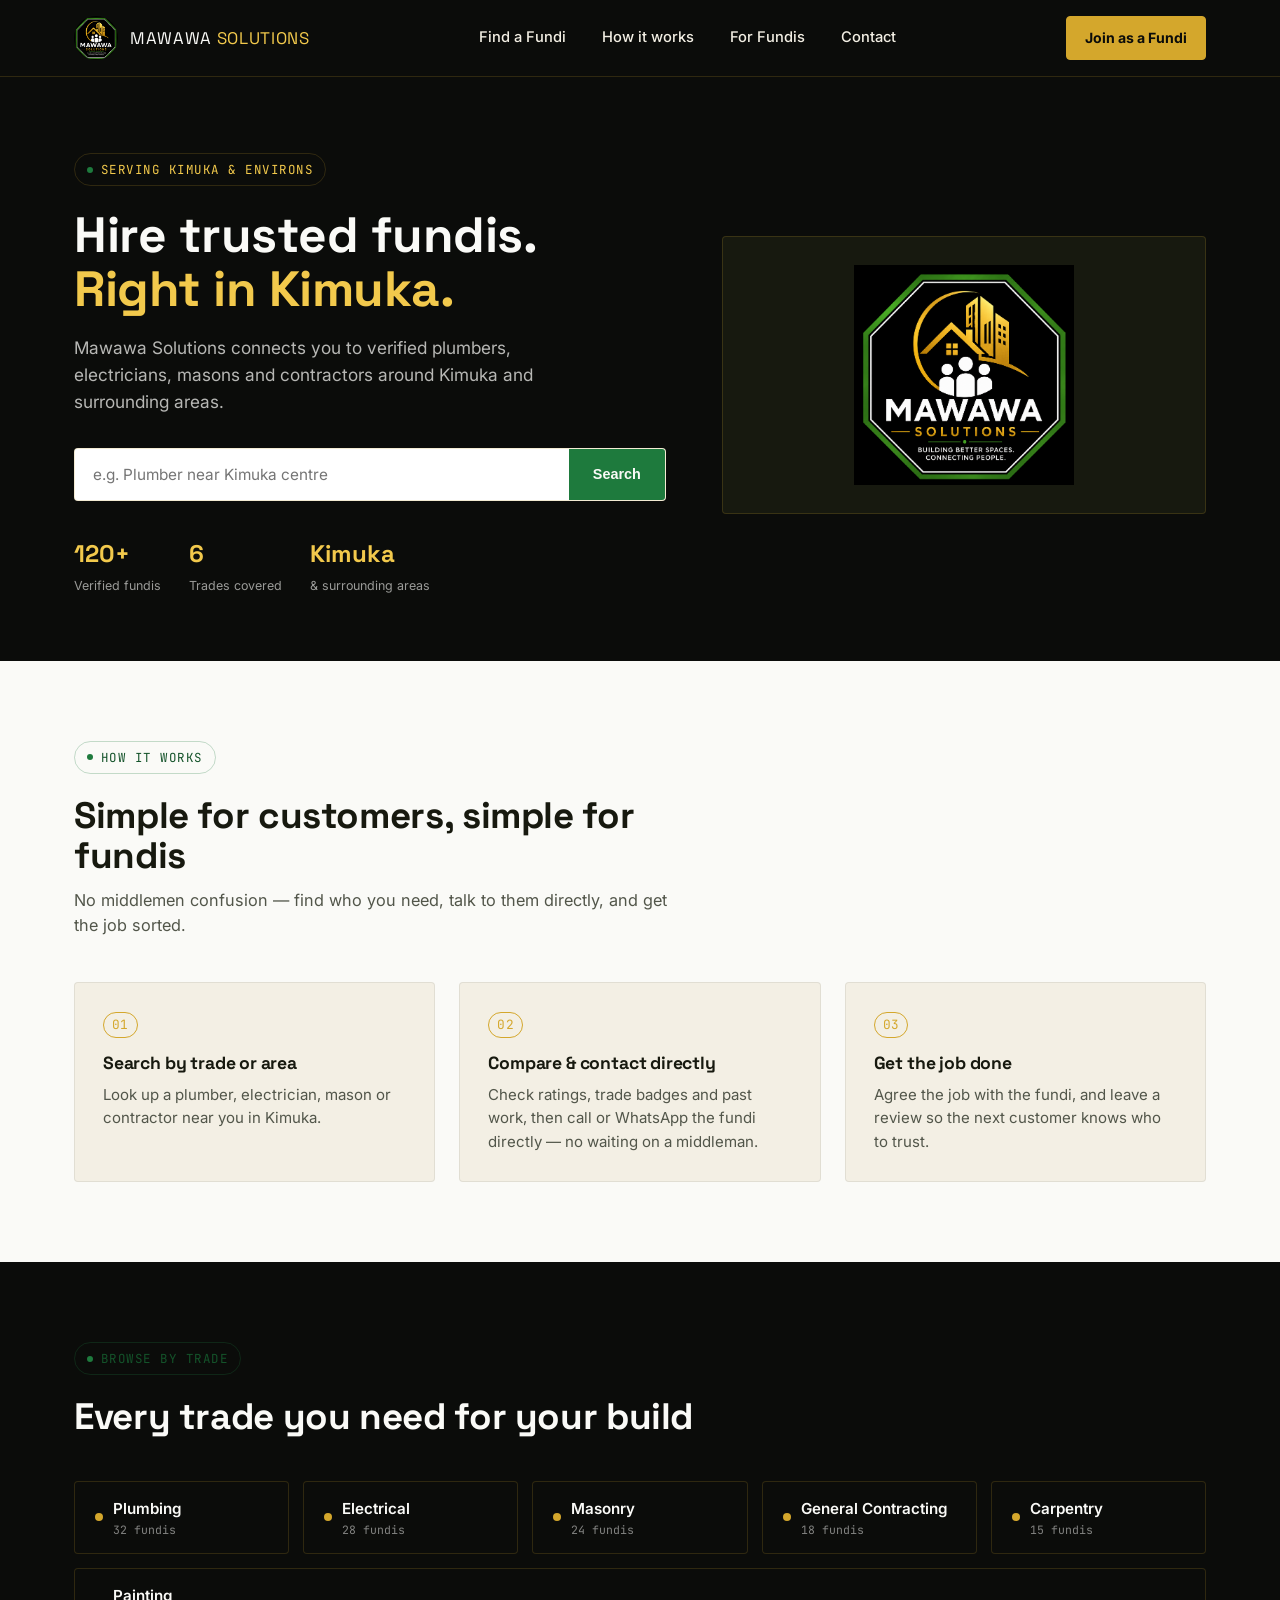
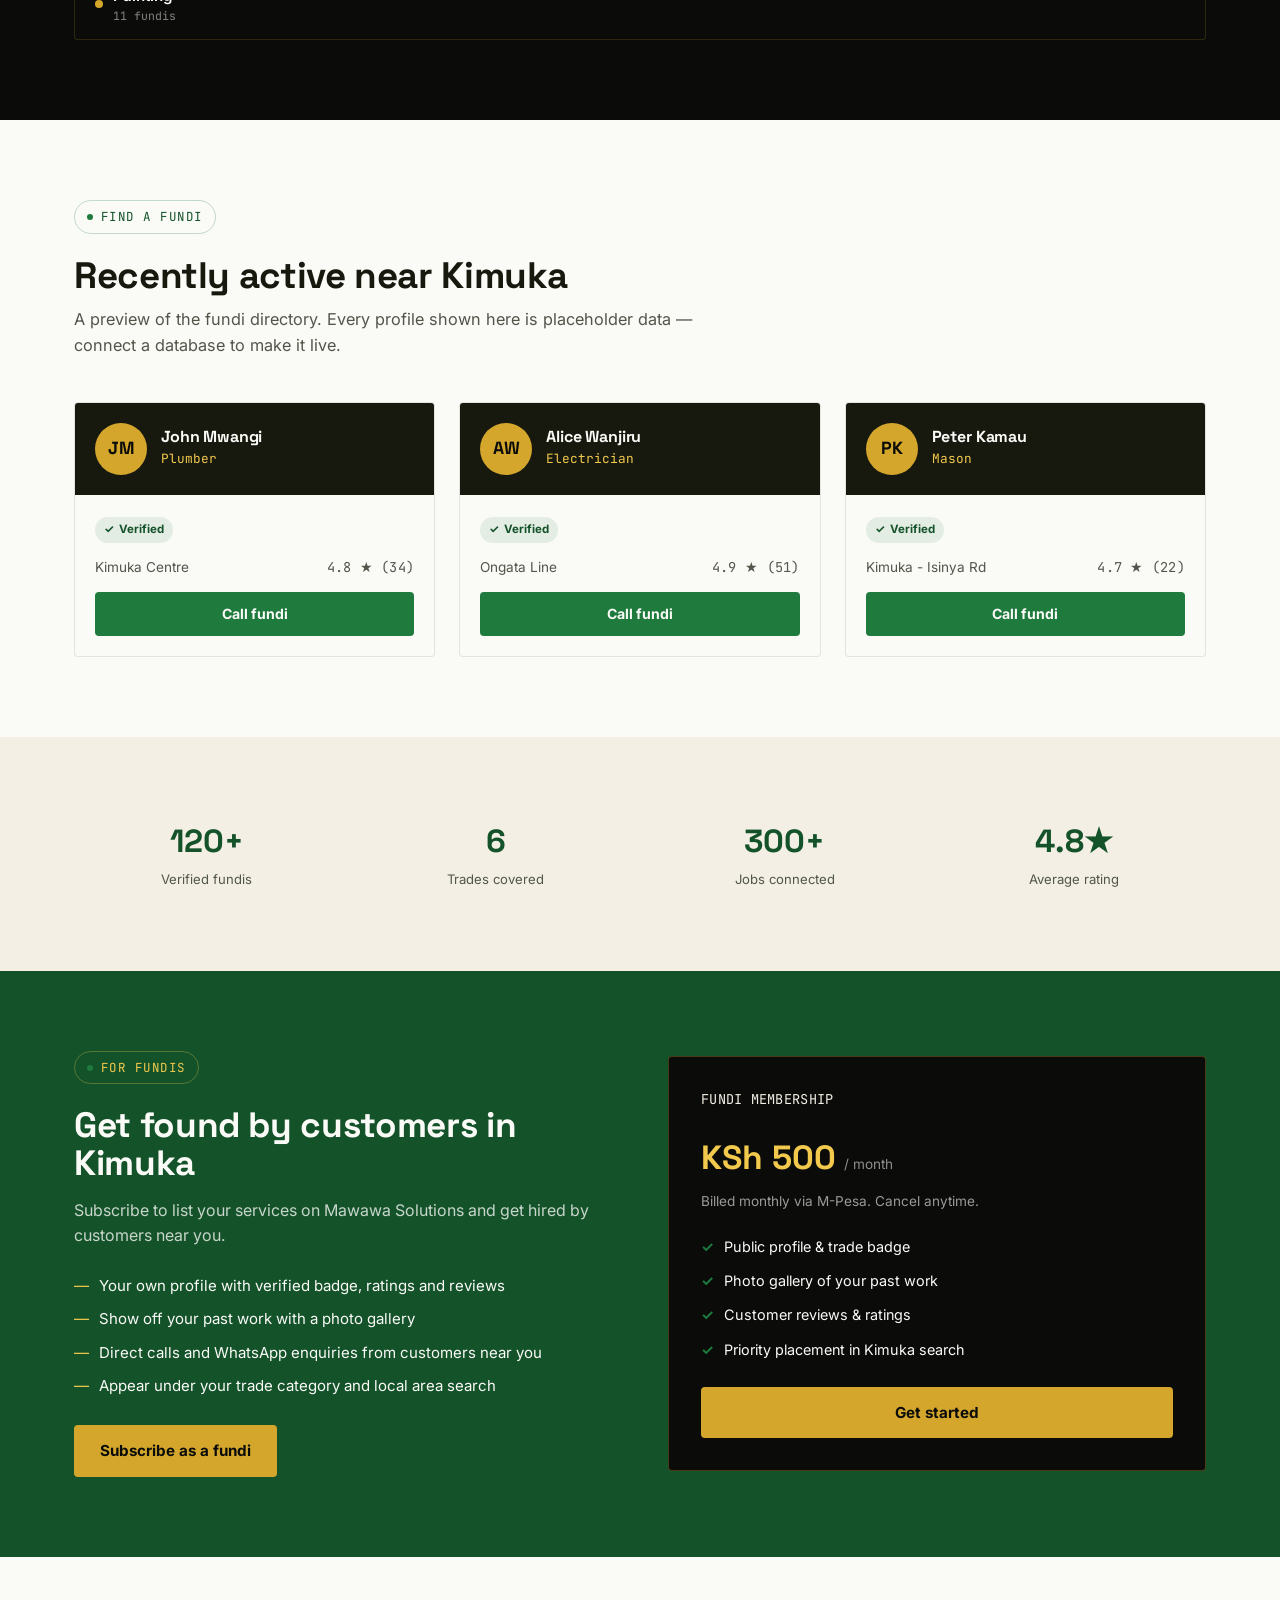
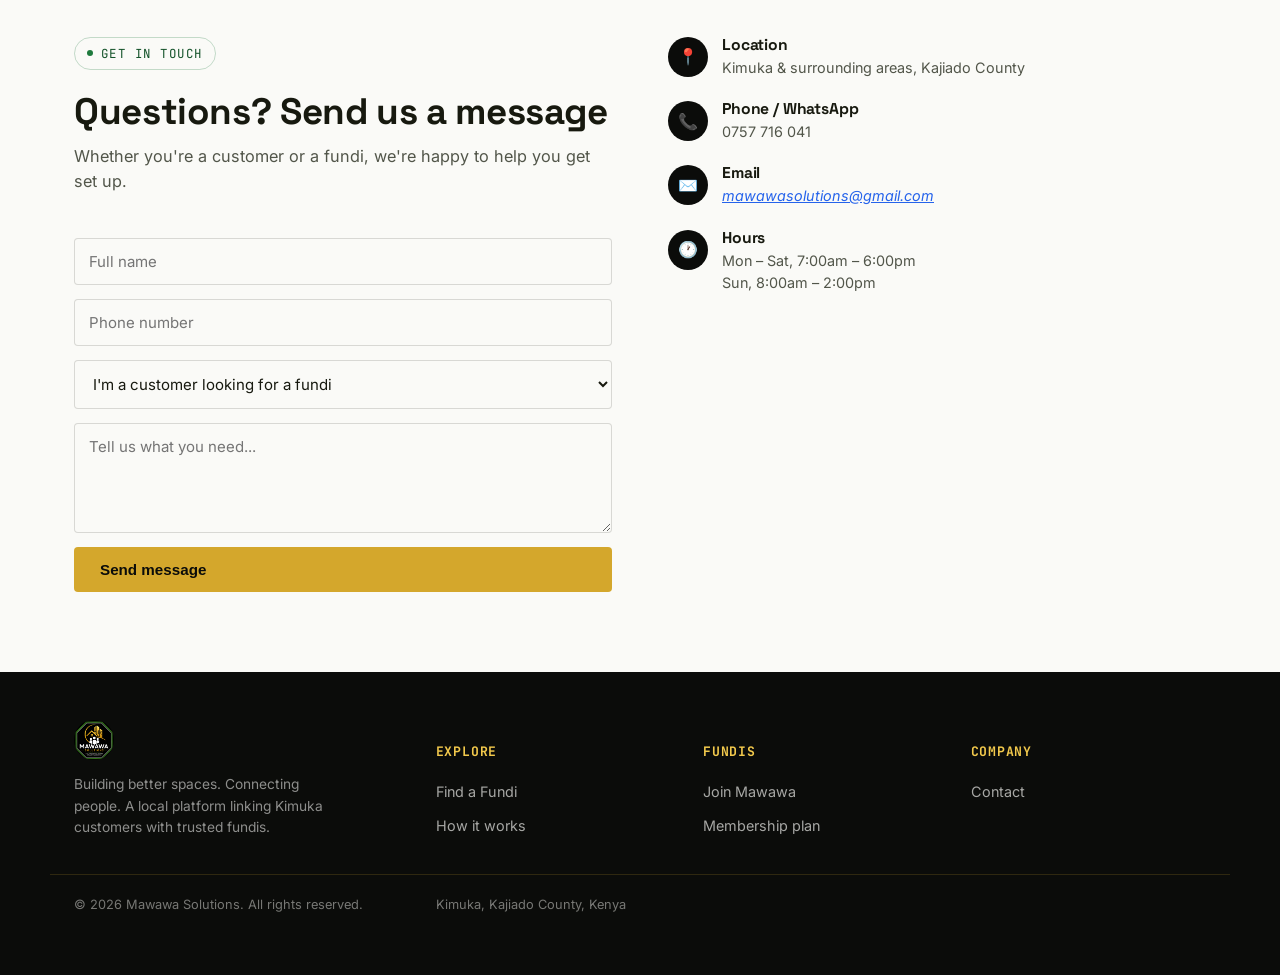
<file: index.html>
<!DOCTYPE html>
<html lang="en">
<head>
<meta charset="UTF-8">
<meta name="viewport" content="width=device-width, initial-scale=1.0">
<title>Mawawa Solutions | Find Trusted Fundis in Kimuka</title>
<meta name="description" content="Mawawa Solutions connects Kimuka and surrounding areas with verified plumbers, electricians, masons and contractors.">
<link rel="icon" href="images/logo.png">
<link rel="preconnect" href="https://fonts.googleapis.com">
<link href="https://fonts.googleapis.com/css2?family=Space+Grotesk:wght@500;700&family=Inter:wght@400;500;600;700&family=JetBrains+Mono:wght@400;600&display=swap" rel="stylesheet">
<link rel="stylesheet" href="css/style.css">
</head>
<body>

<header class="site-header">
  <div class="wrap">
    <a href="#" class="brand">
      <img src="images/logo.png" alt="Mawawa Solutions logo">
      <span class="brand-name">MAWAWA <span>SOLUTIONS</span></span>
    </a>
    <nav class="nav-links">
      <a href="#fundis">Find a Fundi</a>
      <a href="#how">How it works</a>
      <a href="#join">For Fundis</a>
      <a href="#contact">Contact</a>
    </nav>
    <a href="https://wa.me/254757716041?text=Hi%2C%20I%27d%20like%20to%20join%20Mawawa%20Solutions%20as%20a%20fundi" target="_blank" rel="noopener" class="nav-cta">Join as a Fundi</a>
  </div>
</header>

<!-- HERO -->
<section class="hero blueprint">
  <div class="wrap">
    <div>
      <span class="eyebrow">Serving Kimuka &amp; environs</span>
      <h1>Hire trusted fundis. <em>Right in Kimuka.</em></h1>
      <p class="lead">Mawawa Solutions connects you to verified plumbers, electricians, masons and contractors around Kimuka and surrounding areas.</p>

      <form class="search-box" role="search">
        <input id="search-input" type="text" placeholder="e.g. Plumber near Kimuka centre" aria-label="Search for a fundi">
        <button type="submit">Search</button>
      </form>

      <div class="hero-stats">
        <div><strong>120+</strong><span>Verified fundis</span></div>
        <div><strong>6</strong><span>Trades covered</span></div>
        <div><strong>Kimuka</strong><span>& surrounding areas</span></div>
      </div>
    </div>
    <div class="hero-art">
      <img src="images/logo.png" alt="">
    </div>
  </div>
</section>

<!-- HOW IT WORKS -->
<section id="how">
  <div class="wrap">
    <div class="section-head">
      <span class="eyebrow">How it works</span>
      <h2>Simple for customers, simple for fundis</h2>
      <p>No middlemen confusion — find who you need, talk to them directly, and get the job sorted.</p>
    </div>
    <div class="steps">
      <div class="step">
        <span class="num mono">01</span>
        <h3>Search by trade or area</h3>
        <p>Look up a plumber, electrician, mason or contractor near you in Kimuka.</p>
      </div>
      <div class="step">
        <span class="num mono">02</span>
        <h3>Compare & contact directly</h3>
        <p>Check ratings, trade badges and past work, then call or WhatsApp the fundi directly — no waiting on a middleman.</p>
      </div>
      <div class="step">
        <span class="num mono">03</span>
        <h3>Get the job done</h3>
        <p>Agree the job with the fundi, and leave a review so the next customer knows who to trust.</p>
      </div>
    </div>
  </div>
</section>

<!-- TRADES -->
<section class="blueprint on-dark">
  <div class="wrap">
    <div class="section-head">
      <span class="eyebrow">Browse by trade</span>
      <h2>Every trade you need for your build</h2>
    </div>
    <div class="trades">
      <a class="trade-badge" href="#fundis"><span class="dot"></span><span><span class="name">Plumbing</span><span class="count">32 fundis</span></span></a>
      <a class="trade-badge" href="#fundis"><span class="dot"></span><span><span class="name">Electrical</span><span class="count">28 fundis</span></span></a>
      <a class="trade-badge" href="#fundis"><span class="dot"></span><span><span class="name">Masonry</span><span class="count">24 fundis</span></span></a>
      <a class="trade-badge" href="#fundis"><span class="dot"></span><span><span class="name">General Contracting</span><span class="count">18 fundis</span></span></a>
      <a class="trade-badge" href="#fundis"><span class="dot"></span><span><span class="name">Carpentry</span><span class="count">15 fundis</span></span></a>
      <a class="trade-badge" href="#fundis"><span class="dot"></span><span><span class="name">Painting</span><span class="count">11 fundis</span></span></a>
    </div>
  </div>
</section>

<!-- FUNDI DIRECTORY PREVIEW -->
<section id="fundis">
  <div class="wrap">
    <div class="section-head">
      <span class="eyebrow">Find a fundi</span>
      <h2>Recently active near Kimuka</h2>
      <p>A preview of the fundi directory. Every profile shown here is placeholder data — connect a database to make it live.</p>
    </div>
    <div class="grid-3">
      <div class="fundi-card">
        <div class="fundi-top">
          <div class="fundi-avatar">JM</div>
          <div><h3><a href="fundis/john-mwangi.html" style="color:inherit;">John Mwangi</a></h3><span class="trade">Plumber</span></div>
        </div>
        <div class="fundi-body">
          <span class="badge-verified">Verified</span>
          <div class="meta"><span>Kimuka Centre</span><span class="mono">4.8 ★ (34)</span></div>
          <a class="contact" href="tel:+254700000000">Call fundi</a>
        </div>
      </div>
      <div class="fundi-card">
        <div class="fundi-top">
          <div class="fundi-avatar">AW</div>
          <div><h3><a href="fundis/alice-wanjiru.html" style="color:inherit;">Alice Wanjiru</a></h3><span class="trade">Electrician</span></div>
        </div>
        <div class="fundi-body">
          <span class="badge-verified">Verified</span>
          <div class="meta"><span>Ongata Line</span><span class="mono">4.9 ★ (51)</span></div>
          <a class="contact" href="tel:+254700000000">Call fundi</a>
        </div>
      </div>
      <div class="fundi-card">
        <div class="fundi-top">
          <div class="fundi-avatar">PK</div>
          <div><h3><a href="fundis/peter-kamau.html" style="color:inherit;">Peter Kamau</a></h3><span class="trade">Mason</span></div>
        </div>
        <div class="fundi-body">
          <span class="badge-verified">Verified</span>
          <div class="meta"><span>Kimuka - Isinya Rd</span><span class="mono">4.7 ★ (22)</span></div>
          <a class="contact" href="tel:+254700000000">Call fundi</a>
        </div>
      </div>
    </div>
  </div>
</section>

<!-- TRUST STRIP -->
<section class="trust-strip">
  <div class="wrap">
    <div><strong>120+</strong><span>Verified fundis</span></div>
    <div><strong>6</strong><span>Trades covered</span></div>
    <div><strong>300+</strong><span>Jobs connected</span></div>
    <div><strong>4.8★</strong><span>Average rating</span></div>
  </div>
</section>

<!-- JOIN AS FUNDI -->
<section id="join" class="join">
  <div class="wrap">
    <div>
      <span class="eyebrow" style="color:#F2C94C;border-color:rgba(242,201,76,0.3)">For fundis</span>
      <h2>Get found by customers in Kimuka</h2>
      <p>Subscribe to list your services on Mawawa Solutions and get hired by customers near you.</p>
      <ul class="plan-list">
        <li>Your own profile with verified badge, ratings and reviews</li>
        <li>Show off your past work with a photo gallery</li>
        <li>Direct calls and WhatsApp enquiries from customers near you</li>
        <li>Appear under your trade category and local area search</li>
      </ul>
      <a href="https://wa.me/254757716041?text=Hi%2C%20I%27d%20like%20to%20subscribe%20as%20a%20fundi%20on%20Mawawa%20Solutions" target="_blank" rel="noopener" class="btn-gold">Subscribe as a fundi</a>
    </div>
    <div class="plan-card">
      <span class="tag mono">FUNDI MEMBERSHIP</span>
      <div class="price-row"><strong>KSh 500</strong><span>/ month</span></div>
      <p style="color:rgba(250,250,247,0.6);font-size:0.85rem;margin-bottom:24px;">Billed monthly via M-Pesa. Cancel anytime.</p>
      <ul>
        <li>Public profile & trade badge</li>
        <li>Photo gallery of your past work</li>
        <li>Customer reviews & ratings</li>
        <li>Priority placement in Kimuka search</li>
      </ul>
      <a href="https://wa.me/254757716041?text=Hi%2C%20I%27d%20like%20to%20get%20started%20with%20the%20Fundi%20Membership%20on%20Mawawa%20Solutions" target="_blank" rel="noopener" class="btn-gold" style="width:100%;justify-content:center;">Get started</a>
    </div>
  </div>
</section>

<!-- CONTACT -->
<section id="contact" class="contact">
  <div class="wrap">
    <div>
      <div class="section-head">
        <span class="eyebrow">Get in touch</span>
        <h2>Questions? Send us a message</h2>
        <p>Whether you're a customer or a fundi, we're happy to help you get set up.</p>
      </div>
      <form class="contact-form">
        <input type="text" placeholder="Full name" required>
        <input type="tel" placeholder="Phone number" required>
        <select>
          <option>I'm a customer looking for a fundi</option>
          <option>I'm a fundi wanting to join</option>
        </select>
        <textarea placeholder="Tell us what you need..."></textarea>
        <button type="submit" class="btn-gold">Send message</button>
      </form>
    </div>
    <div class="contact-info">
      <div class="item"><div class="ic">📍</div><div><h4>Location</h4><p>Kimuka &amp; surrounding areas, Kajiado County</p></div></div>
      <div class="item"><div class="ic">📞</div><div><h4>Phone / WhatsApp</h4><p>0757 716 041</p></div></div>
      <div class="item"><div class="ic">✉️</div><div><h4>Email</h4><p><a href="mailto:mawawasolutions@gmail.com" style="color:#2563EB;text-decoration:underline;font-style:italic;">mawawasolutions@gmail.com</a></p></div></div>
      <div class="item"><div class="ic">🕐</div><div><h4>Hours</h4><p>Mon – Sat, 7:00am – 6:00pm<br>Sun, 8:00am – 2:00pm</p></div></div>
    </div>
  </div>
</section>

<footer>
  <div class="wrap">
    <div class="foot-brand">
      <img src="images/logo.png" alt="Mawawa Solutions logo">
      <p>Building better spaces. Connecting people. A local platform linking Kimuka customers with trusted fundis.</p>
    </div>
    <div>
      <h5>Explore</h5>
      <ul><li><a href="#fundis">Find a Fundi</a></li><li><a href="#how">How it works</a></li></ul>
    </div>
    <div>
      <h5>Fundis</h5>
      <ul><li><a href="#join">Join Mawawa</a></li><li><a href="#join">Membership plan</a></li></ul>
    </div>
    <div>
      <h5>Company</h5>
      <ul><li><a href="#contact">Contact</a></li></ul>
    </div>
  </div>
  <div class="wrap foot-bottom">
    <span>© 2026 Mawawa Solutions. All rights reserved.</span>
    <span>Kimuka, Kajiado County, Kenya</span>
  </div>
</footer>

<script src="js/main.js"></script>
</body>
</html>
</file>
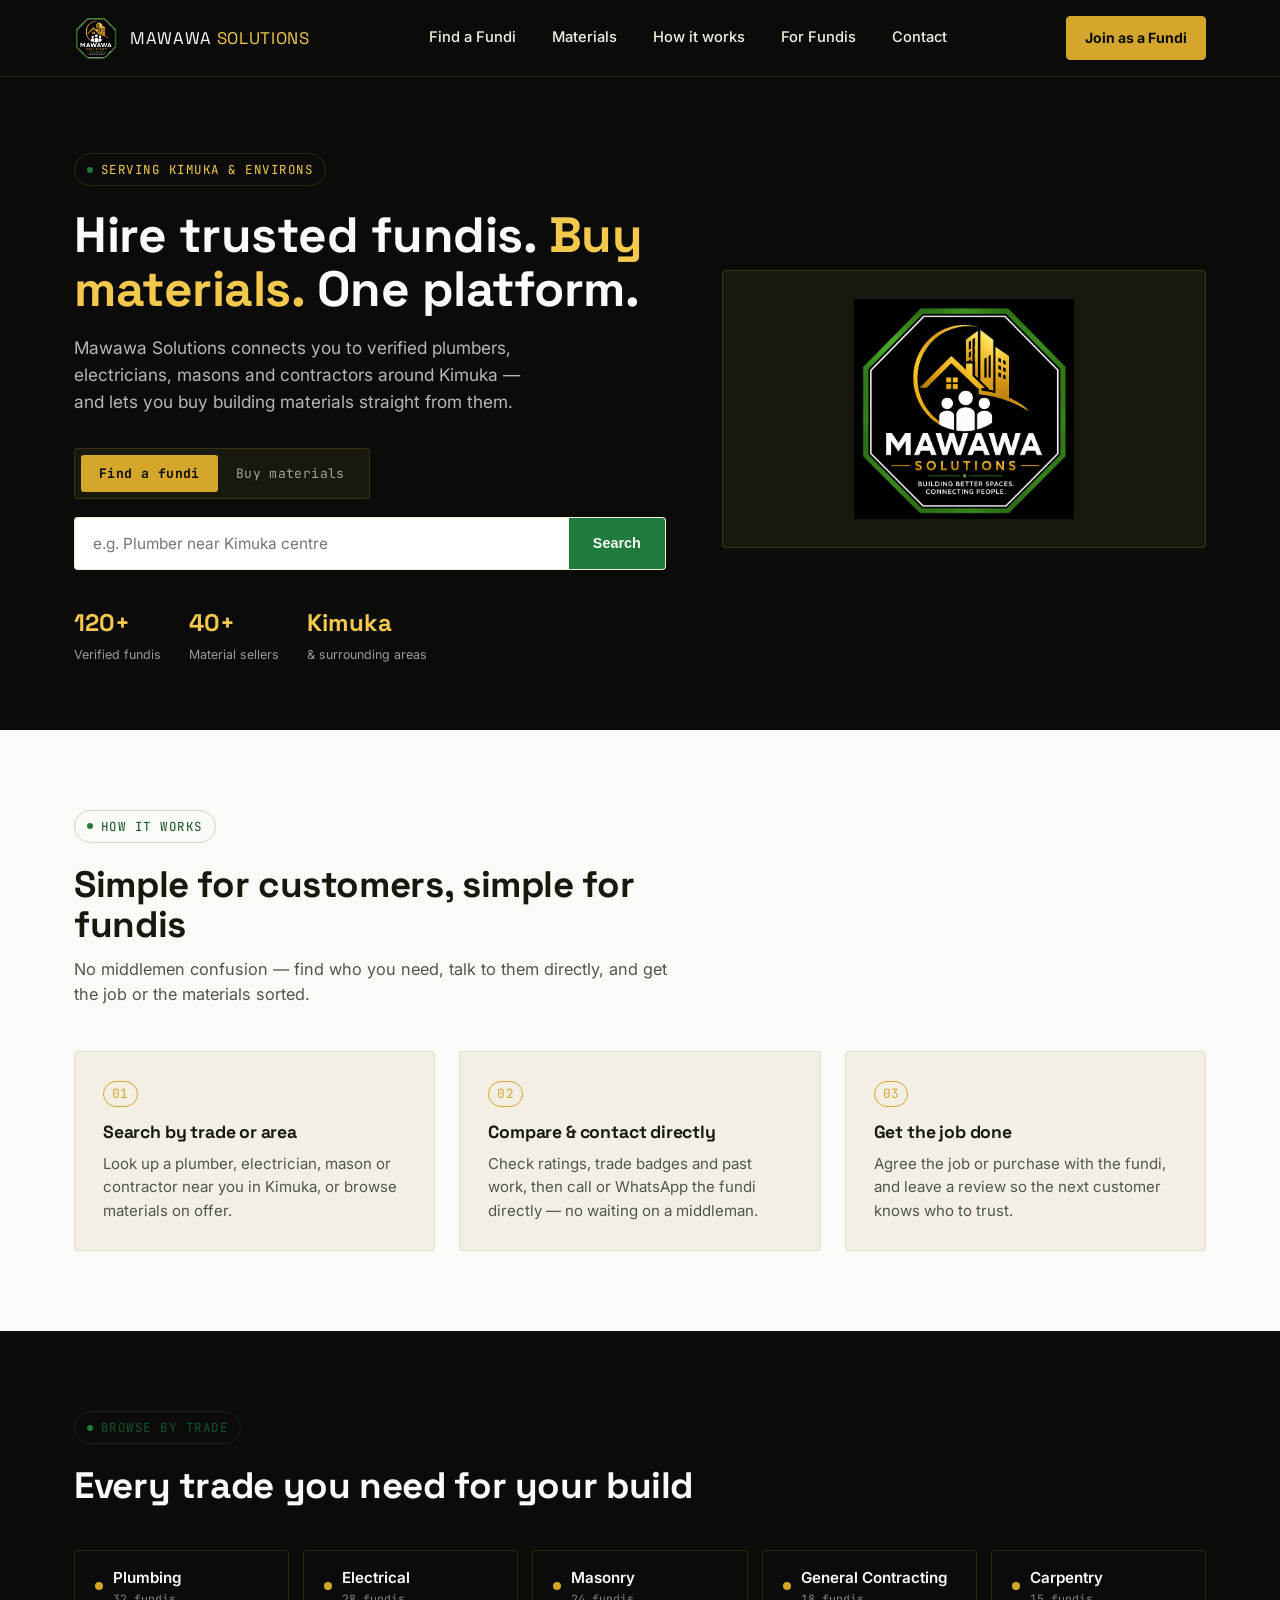
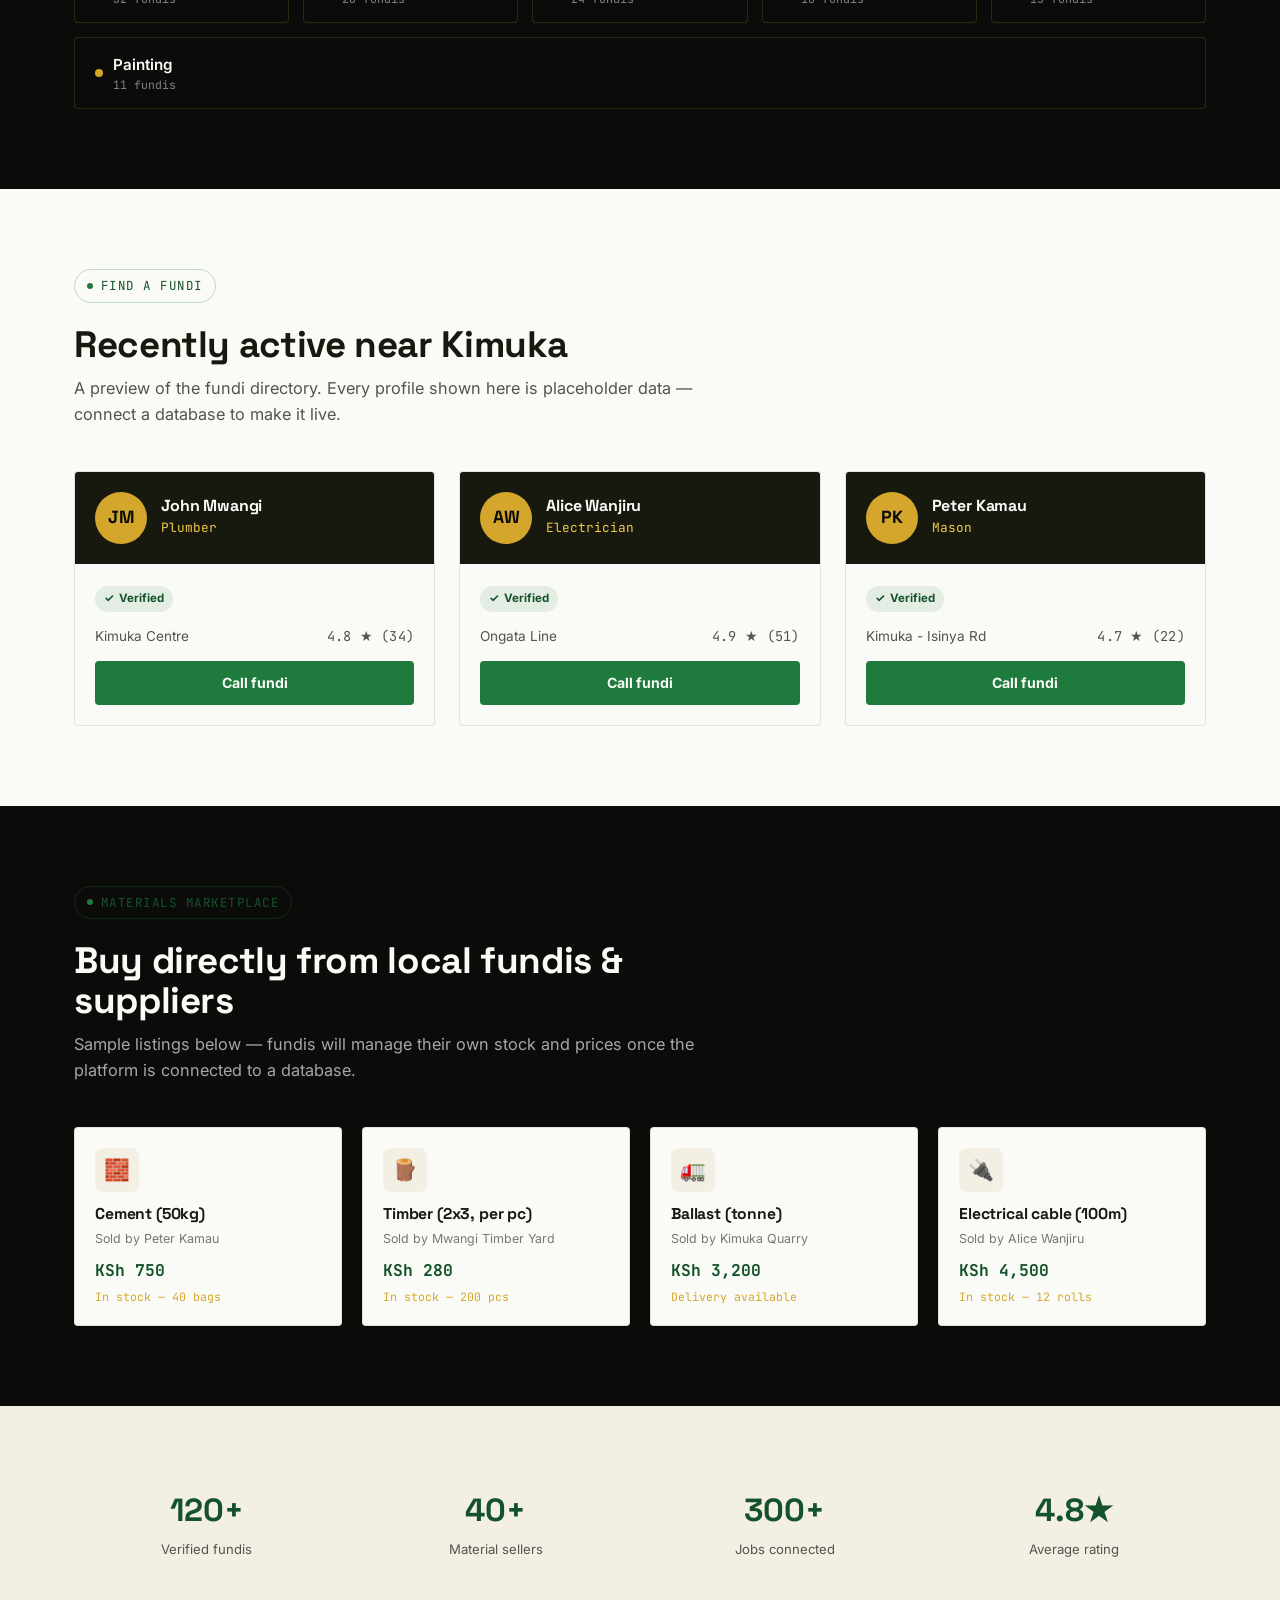
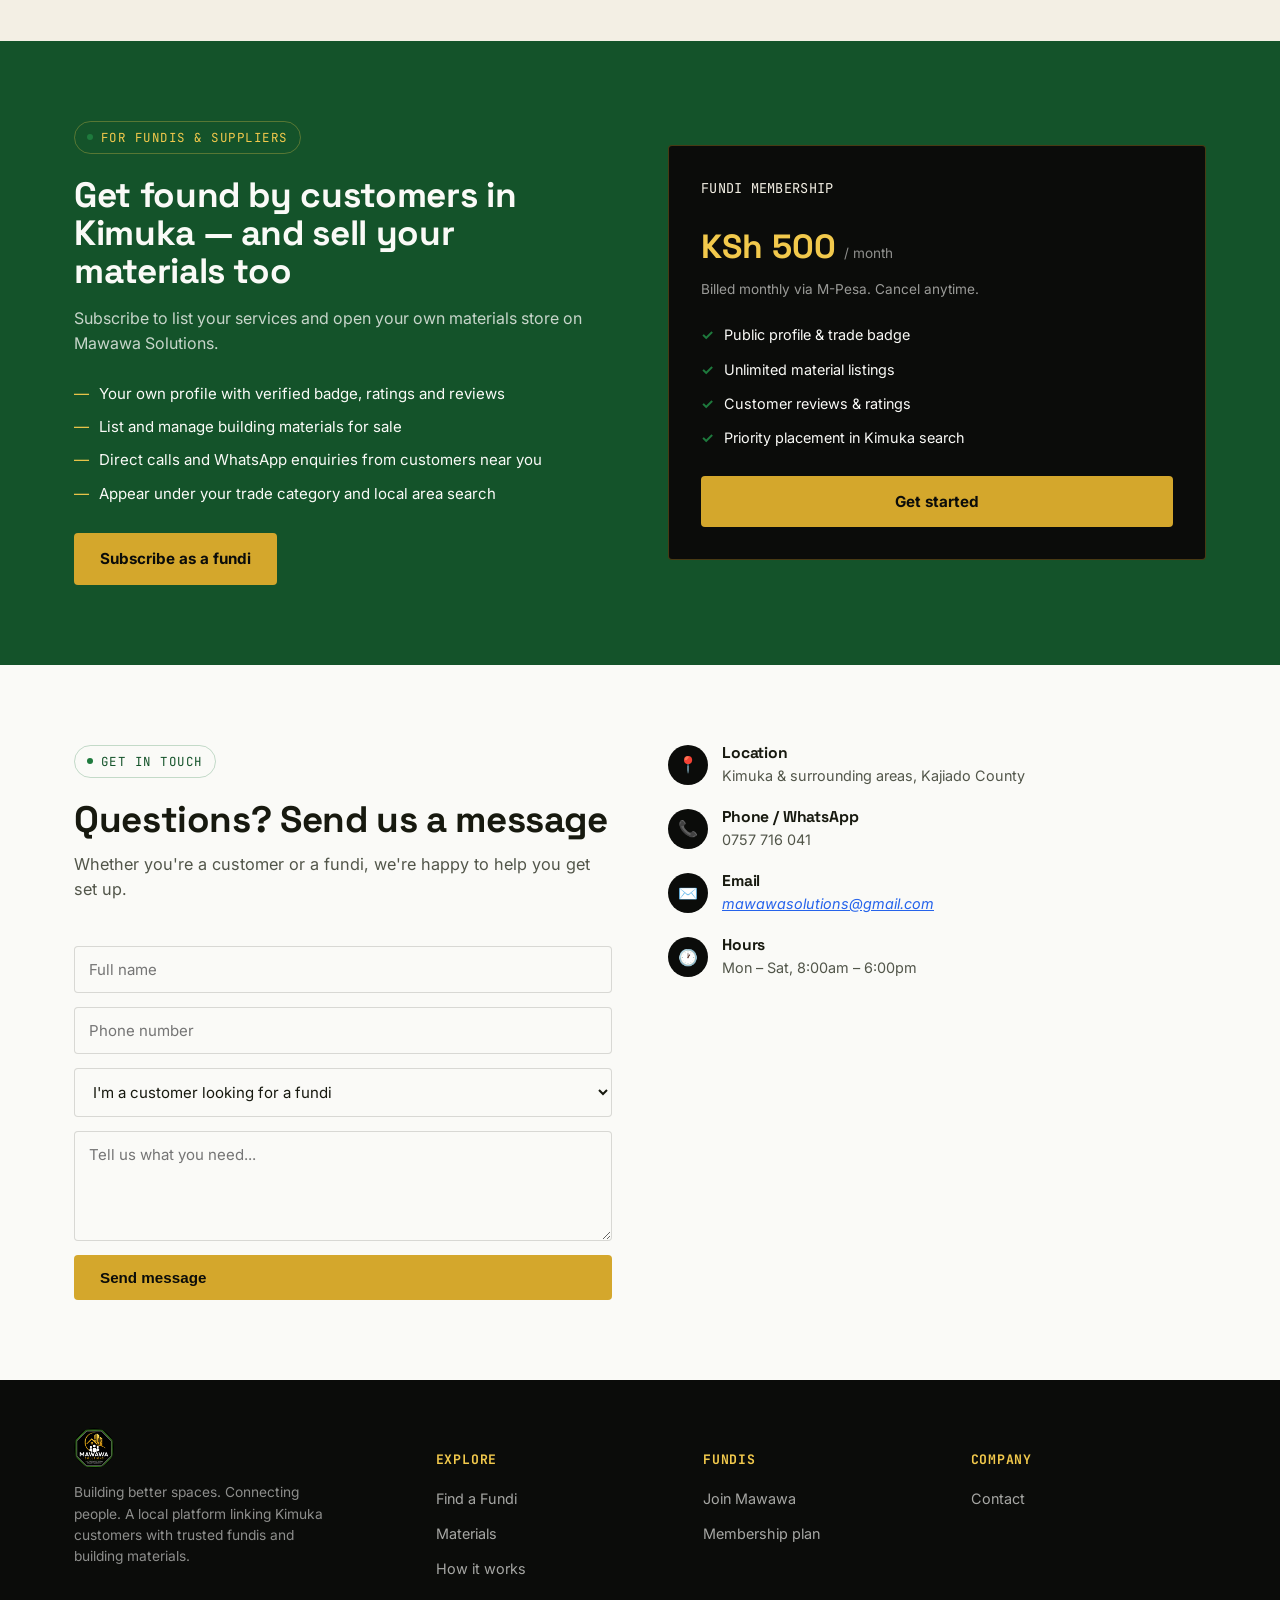
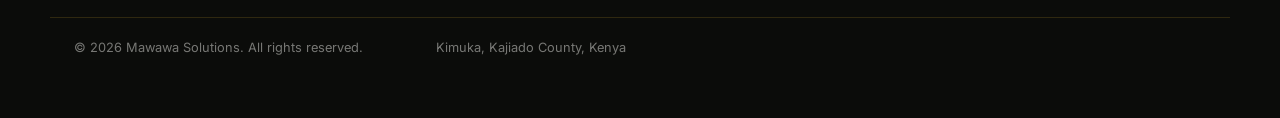
<file: index (1).html>
<!DOCTYPE html>
<html lang="en">
<head>
<meta charset="UTF-8">
<meta name="viewport" content="width=device-width, initial-scale=1.0">
<title>Mawawa Solutions | Find Fundis & Building Materials in Kimuka</title>
<meta name="description" content="Mawawa Solutions connects Kimuka and surrounding areas with verified plumbers, electricians, masons and contractors — and a marketplace to buy building materials directly from them.">
<link rel="icon" href="images/logo.png">
<link rel="preconnect" href="https://fonts.googleapis.com">
<link href="https://fonts.googleapis.com/css2?family=Space+Grotesk:wght@500;700&family=Inter:wght@400;500;600;700&family=JetBrains+Mono:wght@400;600&display=swap" rel="stylesheet">
<link rel="stylesheet" href="css/style.css">
</head>
<body>

<header class="site-header">
  <div class="wrap">
    <a href="#" class="brand">
      <img src="images/logo.png" alt="Mawawa Solutions logo">
      <span class="brand-name">MAWAWA <span>SOLUTIONS</span></span>
    </a>
    <nav class="nav-links">
      <a href="#fundis">Find a Fundi</a>
      <a href="#materials">Materials</a>
      <a href="#how">How it works</a>
      <a href="#join">For Fundis</a>
      <a href="#contact">Contact</a>
    </nav>
    <a href="#join" class="nav-cta">Join as a Fundi</a>
  </div>
</header>

<!-- HERO -->
<section class="hero blueprint">
  <div class="wrap">
    <div>
      <span class="eyebrow">Serving Kimuka &amp; environs</span>
      <h1>Hire trusted fundis. <em>Buy materials.</em> One platform.</h1>
      <p class="lead">Mawawa Solutions connects you to verified plumbers, electricians, masons and contractors around Kimuka — and lets you buy building materials straight from them.</p>

      <div class="finder" role="tablist" aria-label="Search type">
        <button class="active" id="tab-fundi" role="tab" aria-selected="true">Find a fundi</button>
        <button id="tab-materials" role="tab" aria-selected="false">Buy materials</button>
      </div>
      <form class="search-box" role="search">
        <input id="search-input" type="text" placeholder="e.g. Plumber near Kimuka centre" aria-label="Search">
        <button type="submit">Search</button>
      </form>

      <div class="hero-stats">
        <div><strong>120+</strong><span>Verified fundis</span></div>
        <div><strong>40+</strong><span>Material sellers</span></div>
        <div><strong>Kimuka</strong><span>& surrounding areas</span></div>
      </div>
    </div>
    <div class="hero-art">
      <img src="images/logo.png" alt="">
    </div>
  </div>
</section>

<!-- HOW IT WORKS -->
<section id="how">
  <div class="wrap">
    <div class="section-head">
      <span class="eyebrow">How it works</span>
      <h2>Simple for customers, simple for fundis</h2>
      <p>No middlemen confusion — find who you need, talk to them directly, and get the job or the materials sorted.</p>
    </div>
    <div class="steps">
      <div class="step">
        <span class="num mono">01</span>
        <h3>Search by trade or area</h3>
        <p>Look up a plumber, electrician, mason or contractor near you in Kimuka, or browse materials on offer.</p>
      </div>
      <div class="step">
        <span class="num mono">02</span>
        <h3>Compare & contact directly</h3>
        <p>Check ratings, trade badges and past work, then call or WhatsApp the fundi directly — no waiting on a middleman.</p>
      </div>
      <div class="step">
        <span class="num mono">03</span>
        <h3>Get the job done</h3>
        <p>Agree the job or purchase with the fundi, and leave a review so the next customer knows who to trust.</p>
      </div>
    </div>
  </div>
</section>

<!-- TRADES -->
<section class="blueprint on-dark">
  <div class="wrap">
    <div class="section-head">
      <span class="eyebrow">Browse by trade</span>
      <h2>Every trade you need for your build</h2>
    </div>
    <div class="trades">
      <a class="trade-badge" href="#fundis"><span class="dot"></span><span><span class="name">Plumbing</span><span class="count">32 fundis</span></span></a>
      <a class="trade-badge" href="#fundis"><span class="dot"></span><span><span class="name">Electrical</span><span class="count">28 fundis</span></span></a>
      <a class="trade-badge" href="#fundis"><span class="dot"></span><span><span class="name">Masonry</span><span class="count">24 fundis</span></span></a>
      <a class="trade-badge" href="#fundis"><span class="dot"></span><span><span class="name">General Contracting</span><span class="count">18 fundis</span></span></a>
      <a class="trade-badge" href="#fundis"><span class="dot"></span><span><span class="name">Carpentry</span><span class="count">15 fundis</span></span></a>
      <a class="trade-badge" href="#fundis"><span class="dot"></span><span><span class="name">Painting</span><span class="count">11 fundis</span></span></a>
    </div>
  </div>
</section>

<!-- FUNDI DIRECTORY PREVIEW -->
<section id="fundis">
  <div class="wrap">
    <div class="section-head">
      <span class="eyebrow">Find a fundi</span>
      <h2>Recently active near Kimuka</h2>
      <p>A preview of the fundi directory. Every profile shown here is placeholder data — connect a database to make it live.</p>
    </div>
    <div class="grid-3">
      <div class="fundi-card">
        <div class="fundi-top">
          <div class="fundi-avatar">JM</div>
          <div><h3>John Mwangi</h3><span class="trade">Plumber</span></div>
        </div>
        <div class="fundi-body">
          <span class="badge-verified">Verified</span>
          <div class="meta"><span>Kimuka Centre</span><span class="mono">4.8 ★ (34)</span></div>
          <a class="contact" href="tel:+254700000000">Call fundi</a>
        </div>
      </div>
      <div class="fundi-card">
        <div class="fundi-top">
          <div class="fundi-avatar">AW</div>
          <div><h3>Alice Wanjiru</h3><span class="trade">Electrician</span></div>
        </div>
        <div class="fundi-body">
          <span class="badge-verified">Verified</span>
          <div class="meta"><span>Ongata Line</span><span class="mono">4.9 ★ (51)</span></div>
          <a class="contact" href="tel:+254700000000">Call fundi</a>
        </div>
      </div>
      <div class="fundi-card">
        <div class="fundi-top">
          <div class="fundi-avatar">PK</div>
          <div><h3>Peter Kamau</h3><span class="trade">Mason</span></div>
        </div>
        <div class="fundi-body">
          <span class="badge-verified">Verified</span>
          <div class="meta"><span>Kimuka - Isinya Rd</span><span class="mono">4.7 ★ (22)</span></div>
          <a class="contact" href="tel:+254700000000">Call fundi</a>
        </div>
      </div>
    </div>
  </div>
</section>

<!-- MATERIALS PREVIEW -->
<section id="materials" class="blueprint on-dark">
  <div class="wrap">
    <div class="section-head">
      <span class="eyebrow">Materials marketplace</span>
      <h2>Buy directly from local fundis & suppliers</h2>
      <p>Sample listings below — fundis will manage their own stock and prices once the platform is connected to a database.</p>
    </div>
    <div class="materials-grid">
      <div class="material-card">
        <div class="icon">🧱</div>
        <h3>Cement (50kg)</h3>
        <p class="seller">Sold by Peter Kamau</p>
        <p class="price">KSh 750</p>
        <p class="stock">In stock — 40 bags</p>
      </div>
      <div class="material-card">
        <div class="icon">🪵</div>
        <h3>Timber (2x3, per pc)</h3>
        <p class="seller">Sold by Mwangi Timber Yard</p>
        <p class="price">KSh 280</p>
        <p class="stock">In stock — 200 pcs</p>
      </div>
      <div class="material-card">
        <div class="icon">🚛</div>
        <h3>Ballast (tonne)</h3>
        <p class="seller">Sold by Kimuka Quarry</p>
        <p class="price">KSh 3,200</p>
        <p class="stock">Delivery available</p>
      </div>
      <div class="material-card">
        <div class="icon">🔌</div>
        <h3>Electrical cable (100m)</h3>
        <p class="seller">Sold by Alice Wanjiru</p>
        <p class="price">KSh 4,500</p>
        <p class="stock">In stock — 12 rolls</p>
      </div>
    </div>
  </div>
</section>

<!-- TRUST STRIP -->
<section class="trust-strip">
  <div class="wrap">
    <div><strong>120+</strong><span>Verified fundis</span></div>
    <div><strong>40+</strong><span>Material sellers</span></div>
    <div><strong>300+</strong><span>Jobs connected</span></div>
    <div><strong>4.8★</strong><span>Average rating</span></div>
  </div>
</section>

<!-- JOIN AS FUNDI -->
<section id="join" class="join">
  <div class="wrap">
    <div>
      <span class="eyebrow" style="color:#F2C94C;border-color:rgba(242,201,76,0.3)">For fundis & suppliers</span>
      <h2>Get found by customers in Kimuka — and sell your materials too</h2>
      <p>Subscribe to list your services and open your own materials store on Mawawa Solutions.</p>
      <ul class="plan-list">
        <li>Your own profile with verified badge, ratings and reviews</li>
        <li>List and manage building materials for sale</li>
        <li>Direct calls and WhatsApp enquiries from customers near you</li>
        <li>Appear under your trade category and local area search</li>
      </ul>
      <a href="#contact" class="btn-gold">Subscribe as a fundi</a>
    </div>
    <div class="plan-card">
      <span class="tag mono">FUNDI MEMBERSHIP</span>
      <div class="price-row"><strong>KSh 500</strong><span>/ month</span></div>
      <p style="color:rgba(250,250,247,0.6);font-size:0.85rem;margin-bottom:24px;">Billed monthly via M-Pesa. Cancel anytime.</p>
      <ul>
        <li>Public profile & trade badge</li>
        <li>Unlimited material listings</li>
        <li>Customer reviews & ratings</li>
        <li>Priority placement in Kimuka search</li>
      </ul>
      <a href="#contact" class="btn-gold" style="width:100%;justify-content:center;">Get started</a>
    </div>
  </div>
</section>

<!-- CONTACT -->
<section id="contact" class="contact">
  <div class="wrap">
    <div>
      <div class="section-head">
        <span class="eyebrow">Get in touch</span>
        <h2>Questions? Send us a message</h2>
        <p>Whether you're a customer or a fundi, we're happy to help you get set up.</p>
      </div>
      <form class="contact-form">
        <input type="text" placeholder="Full name" required>
        <input type="tel" placeholder="Phone number" required>
        <select>
          <option>I'm a customer looking for a fundi</option>
          <option>I'm a customer looking for materials</option>
          <option>I'm a fundi / supplier wanting to join</option>
        </select>
        <textarea placeholder="Tell us what you need..."></textarea>
        <button type="submit" class="btn-gold">Send message</button>
      </form>
    </div>
    <div class="contact-info">
      <div class="item"><div class="ic">📍</div><div><h4>Location</h4><p>Kimuka &amp; surrounding areas, Kajiado County</p></div></div>
      <div class="item"><div class="ic">📞</div><div><h4>Phone / WhatsApp</h4><p>0757 716 041</p></div></div>
      <div class="item"><div class="ic">✉️</div><div><h4>Email</h4><p><a href="mailto:mawawasolutions@gmail.com" style="color:#2563EB;text-decoration:underline;font-style:italic;">mawawasolutions@gmail.com</a></p></div></div>
      <div class="item"><div class="ic">🕐</div><div><h4>Hours</h4><p>Mon – Sat, 8:00am – 6:00pm</p></div></div>
    </div>
  </div>
</section>

<footer>
  <div class="wrap">
    <div class="foot-brand">
      <img src="images/logo.png" alt="Mawawa Solutions logo">
      <p>Building better spaces. Connecting people. A local platform linking Kimuka customers with trusted fundis and building materials.</p>
    </div>
    <div>
      <h5>Explore</h5>
      <ul><li><a href="#fundis">Find a Fundi</a></li><li><a href="#materials">Materials</a></li><li><a href="#how">How it works</a></li></ul>
    </div>
    <div>
      <h5>Fundis</h5>
      <ul><li><a href="#join">Join Mawawa</a></li><li><a href="#join">Membership plan</a></li></ul>
    </div>
    <div>
      <h5>Company</h5>
      <ul><li><a href="#contact">Contact</a></li></ul>
    </div>
  </div>
  <div class="wrap foot-bottom">
    <span>© 2026 Mawawa Solutions. All rights reserved.</span>
    <span>Kimuka, Kajiado County, Kenya</span>
  </div>
</footer>

<script src="js/main.js"></script>
</body>
</html>
</file>
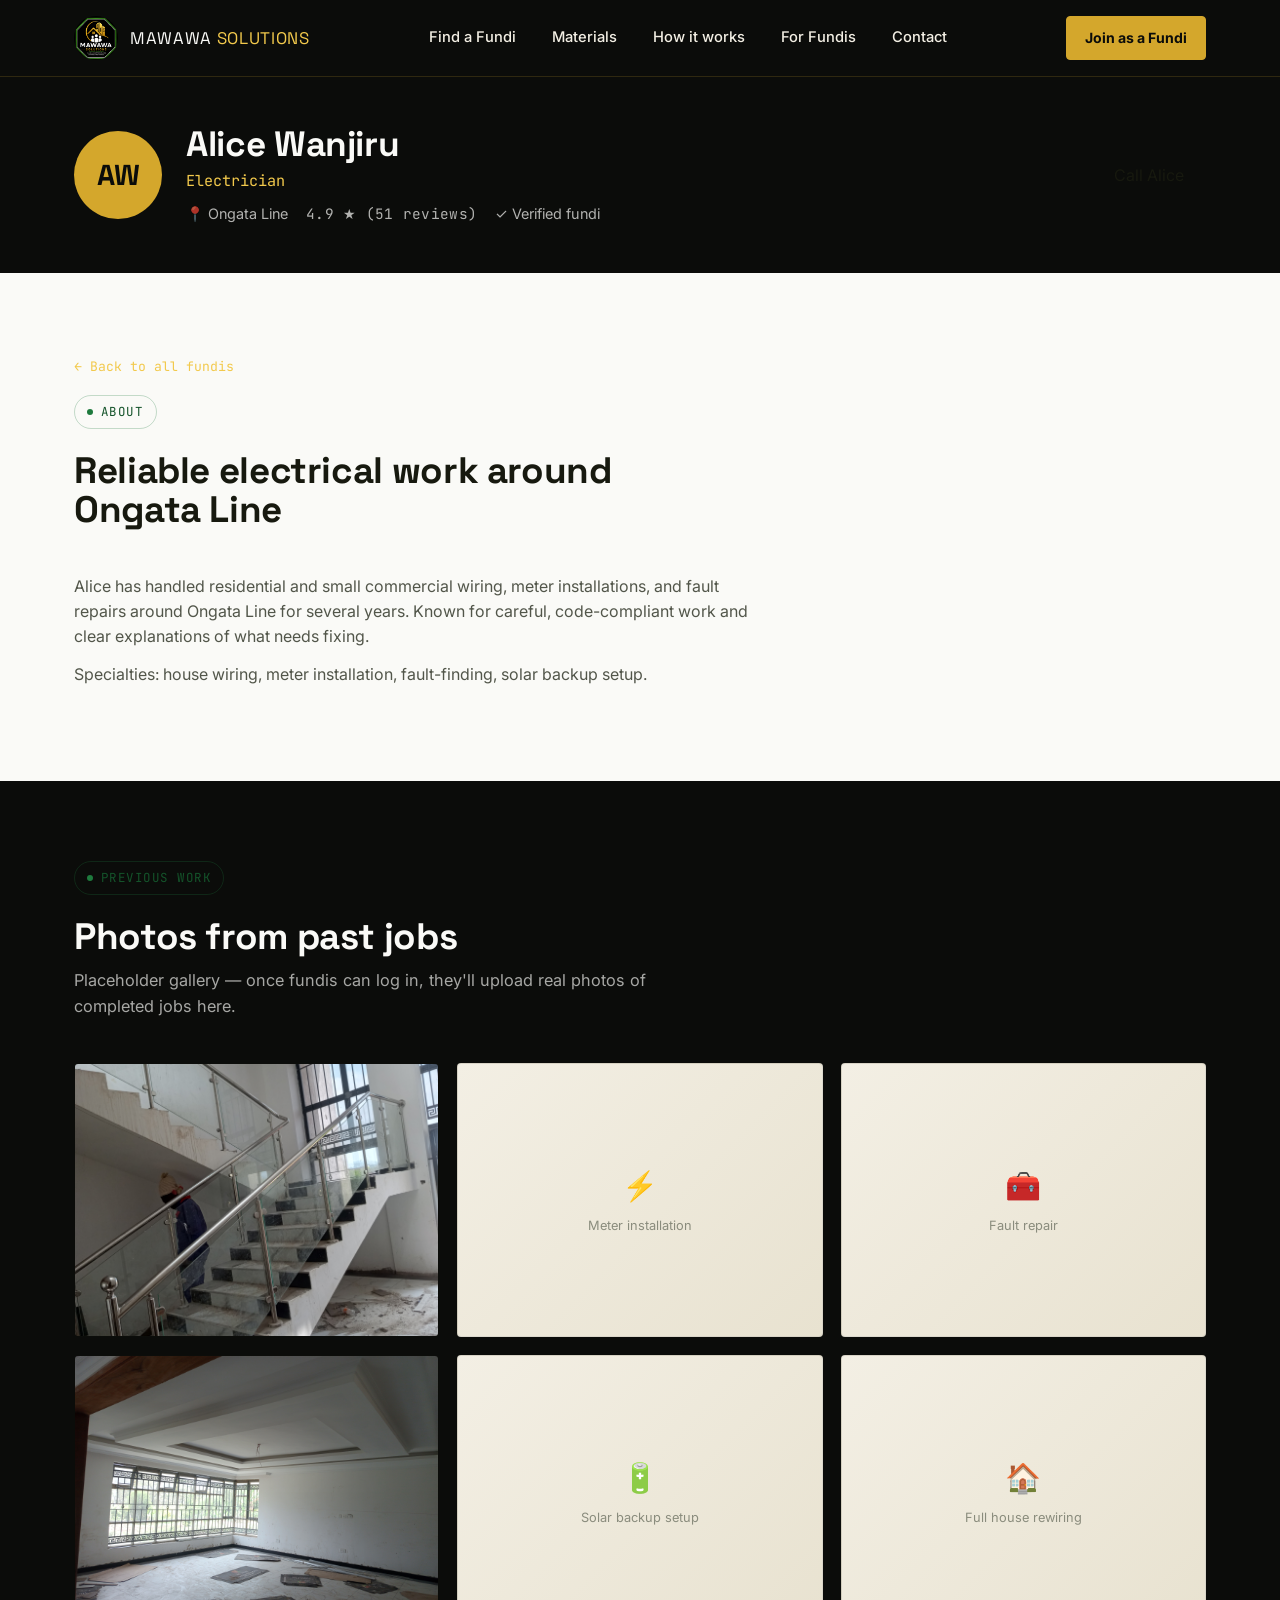
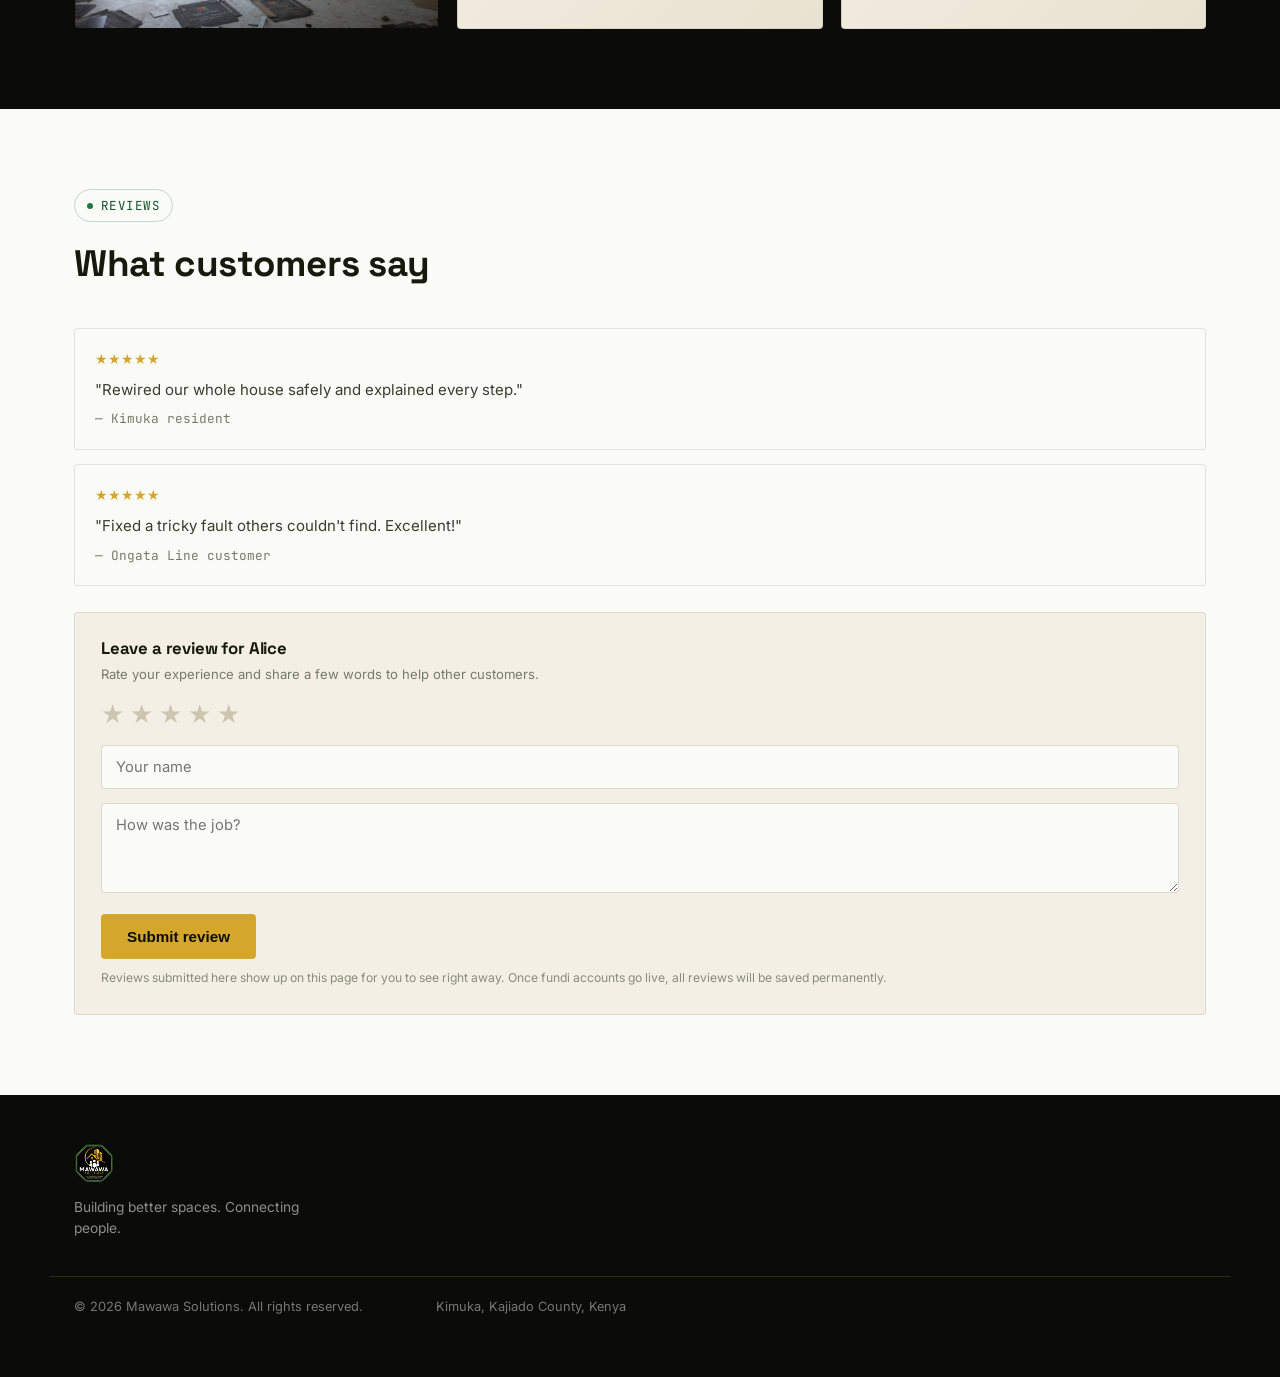
<file: fundis/alice-wanjiru.html>
<!DOCTYPE html>
<html lang="en">
<head>
<meta charset="UTF-8">
<meta name="viewport" content="width=device-width, initial-scale=1.0">
<title>Alice Wanjiru — Electrician | Mawawa Solutions</title>
<link rel="icon" href="../images/logo.png">
<link rel="preconnect" href="https://fonts.googleapis.com">
<link href="https://fonts.googleapis.com/css2?family=Space+Grotesk:wght@500;700&family=Inter:wght@400;500;600;700&family=JetBrains+Mono:wght@400;600&display=swap" rel="stylesheet">
<link rel="stylesheet" href="../css/style.css">
</head>
<body>

<header class="site-header">
  <div class="wrap">
    <a href="../index.html" class="brand">
      <img src="../images/logo.png" alt="Mawawa Solutions logo">
      <span class="brand-name">MAWAWA <span>SOLUTIONS</span></span>
    </a>
    <nav class="nav-links">
      <a href="../index.html#fundis">Find a Fundi</a>
      <a href="../index.html#materials">Materials</a>
      <a href="../index.html#how">How it works</a>
      <a href="../index.html#join">For Fundis</a>
      <a href="../index.html#contact">Contact</a>
    </nav>
    <a href="https://wa.me/254757716041?text=Hi%2C%20I%27d%20like%20to%20join%20Mawawa%20Solutions%20as%20a%20fundi" target="_blank" rel="noopener" class="nav-cta">Join as a Fundi</a>
  </div>
</header>

<section class="profile-hero">
  <div class="wrap">
    <div class="profile-avatar-lg">AW</div>
    <div>
      <h1>Alice Wanjiru</h1>
      <p class="trade-line">Electrician</p>
      <div class="meta-row">
        <span>📍 Ongata Line</span>
        <span class="mono">4.9 ★ (51 reviews)</span>
        <span>✓ Verified fundi</span>
      </div>
    </div>
    <div class="profile-actions">
      <a class="contact" style="padding:12px 22px;" href="tel:+254700000000">Call Alice</a>
    </div>
  </div>
</section>

<section>
  <div class="wrap">
    <a class="back-link" href="../index.html#fundis">← Back to all fundis</a>
    <div class="section-head">
      <span class="eyebrow">About</span>
      <h2>Reliable electrical work around Ongata Line</h2>
    </div>
    <div class="about-block">
      <p>Alice has handled residential and small commercial wiring, meter installations, and fault repairs around Ongata Line for several years. Known for careful, code-compliant work and clear explanations of what needs fixing.</p>
      <p>Specialties: house wiring, meter installation, fault-finding, solar backup setup.</p>
    </div>
  </div>
</section>

<section class="blueprint on-dark">
  <div class="wrap">
    <div class="section-head">
      <span class="eyebrow">Previous work</span>
      <h2>Photos from past jobs</h2>
      <p>Placeholder gallery — once fundis can log in, they'll upload real photos of completed jobs here.</p>
    </div>
    <div class="gallery-grid">
      <img src="../images/alice-staircase-install.jpg" alt="Staircase railing installation" class="gallery-photo">
      <div class="gallery-item"><span class="ph-icon">⚡</span>Meter installation</div>
      <div class="gallery-item"><span class="ph-icon">🧰</span>Fault repair</div>
      <img src="../images/alice-lighting-install.jpg" alt="Ceiling lighting point installation by Alice Wanjiru" class="gallery-photo">
      <div class="gallery-item"><span class="ph-icon">🔋</span>Solar backup setup</div>
      <div class="gallery-item"><span class="ph-icon">🏠</span>Full house rewiring</div>
    </div>
  </div>
</section>

<section>
  <div class="wrap">
    <div class="section-head">
      <span class="eyebrow">Reviews</span>
      <h2>What customers say</h2>
    </div>
    <div class="review-card">
      <div class="stars">★★★★★</div>
      <p>"Rewired our whole house safely and explained every step."</p>
      <div class="who">— Kimuka resident</div>
    </div>
    <div class="review-card">
      <div class="stars">★★★★★</div>
      <p>"Fixed a tricky fault others couldn't find. Excellent!"</p>
      <div class="who">— Ongata Line customer</div>
    </div>

    <div class="review-form">
      <h3>Leave a review for Alice</h3>
      <p class="hint">Rate your experience and share a few words to help other customers.</p>
      <form id="review-form">
        <div class="star-picker" id="star-picker">
          <button type="button" data-star="1">★</button>
          <button type="button" data-star="2">★</button>
          <button type="button" data-star="3">★</button>
          <button type="button" data-star="4">★</button>
          <button type="button" data-star="5">★</button>
        </div>
        <input type="text" id="reviewer-name" placeholder="Your name" required>
        <textarea id="reviewer-text" placeholder="How was the job?" required></textarea>
        <button type="submit" class="btn-gold">Submit review</button>
      </form>
      <p class="note">Reviews submitted here show up on this page for you to see right away. Once fundi accounts go live, all reviews will be saved permanently.</p>
    </div>
  </div>
</section>

<script>
  const starButtons = document.querySelectorAll('#star-picker button');
  let selectedRating = 0;
  starButtons.forEach(btn => {
    btn.addEventListener('click', () => {
      selectedRating = parseInt(btn.dataset.star);
      starButtons.forEach(b => b.classList.toggle('filled', parseInt(b.dataset.star) <= selectedRating));
    });
  });

  document.getElementById('review-form').addEventListener('submit', (e) => {
    e.preventDefault();
    const name = document.getElementById('reviewer-name').value.trim();
    const text = document.getElementById('reviewer-text').value.trim();
    if (!selectedRating) { alert('Please select a star rating.'); return; }
    if (!name || !text) return;

    const card = document.createElement('div');
    card.className = 'review-card';
    card.innerHTML = `
      <div class="stars">${'★'.repeat(selectedRating)}${'☆'.repeat(5 - selectedRating)}</div>
      <p>"${text.replace(/</g,'&lt;')}"</p>
      <div class="who">— ${name.replace(/</g,'&lt;')}</div>
    `;
    document.querySelector('.review-form').insertAdjacentElement('beforebegin', card);

    e.target.reset();
    selectedRating = 0;
    starButtons.forEach(b => b.classList.remove('filled'));
  });
</script>

<footer>
  <div class="wrap">
    <div class="foot-brand">
      <img src="../images/logo.png" alt="Mawawa Solutions logo">
      <p>Building better spaces. Connecting people.</p>
    </div>
  </div>
  <div class="wrap foot-bottom">
    <span>© 2026 Mawawa Solutions. All rights reserved.</span>
    <span>Kimuka, Kajiado County, Kenya</span>
  </div>
</footer>

</body>
</html>
</file>
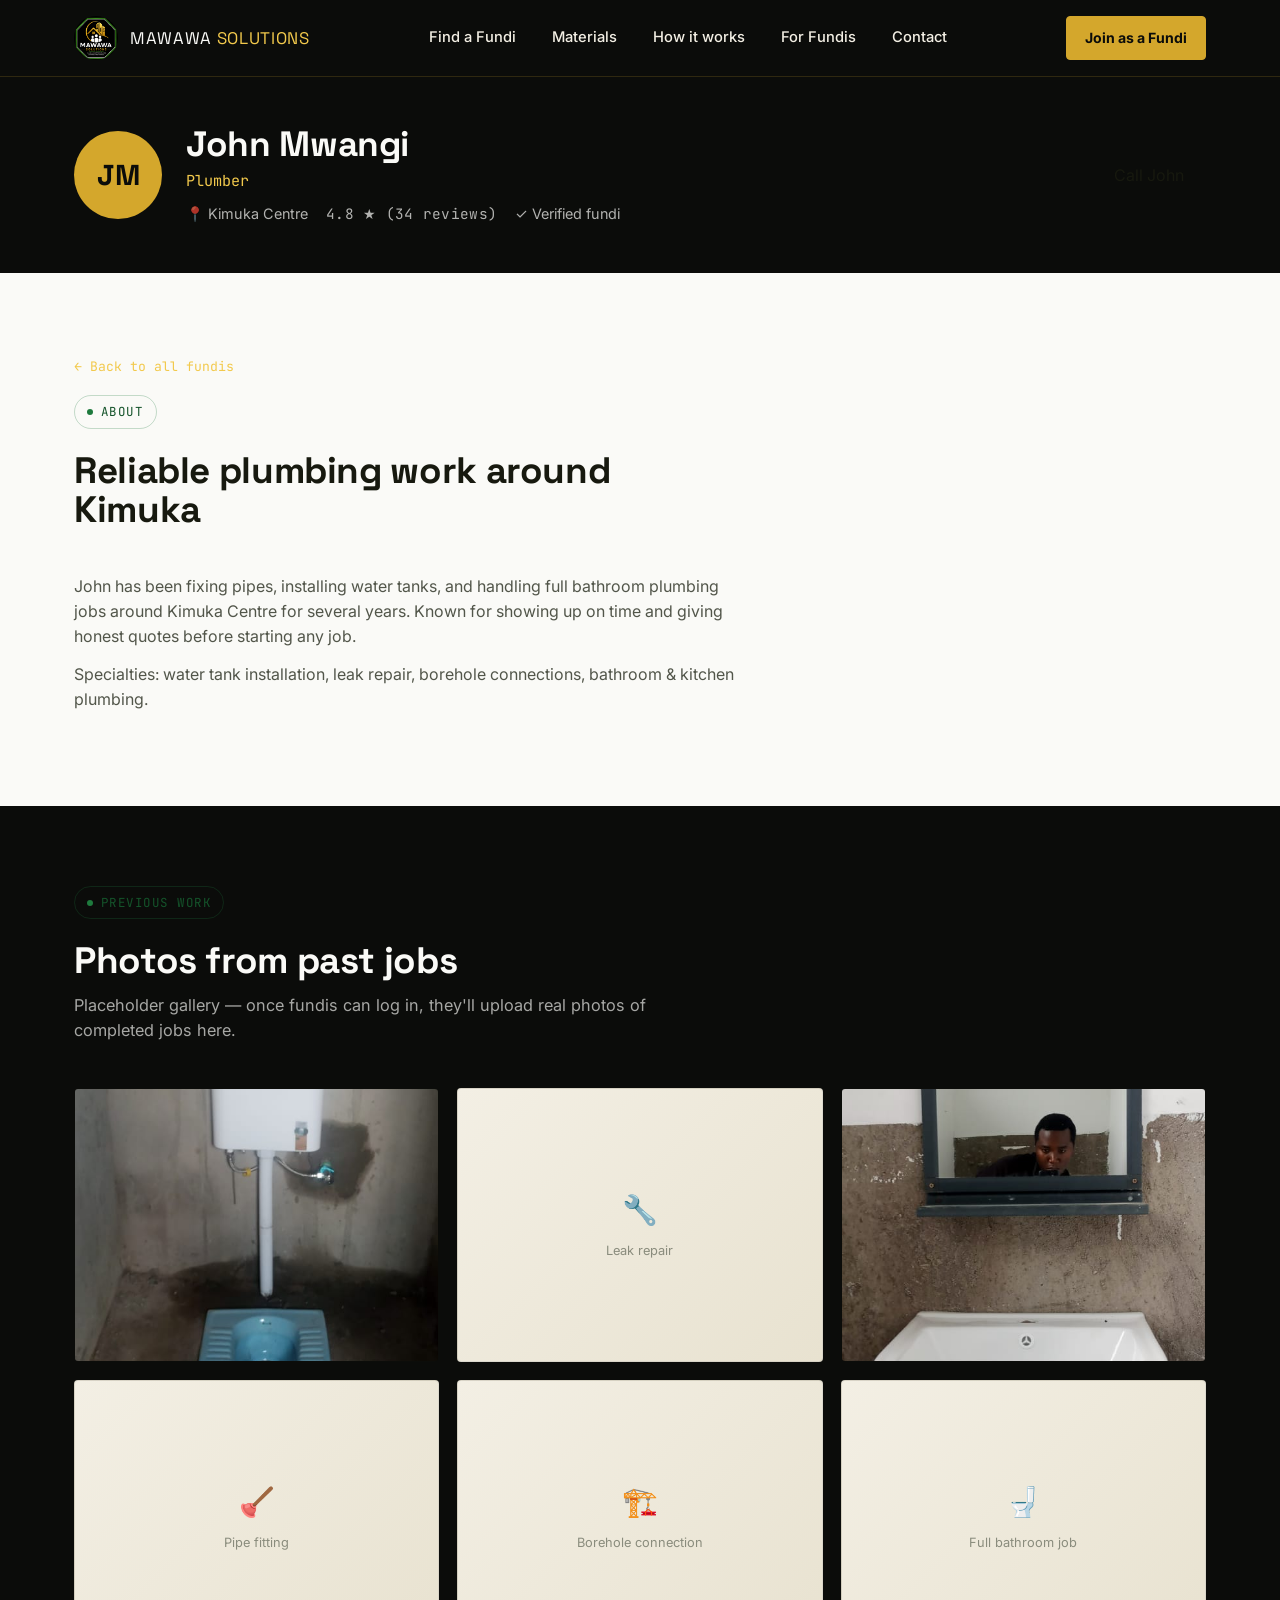
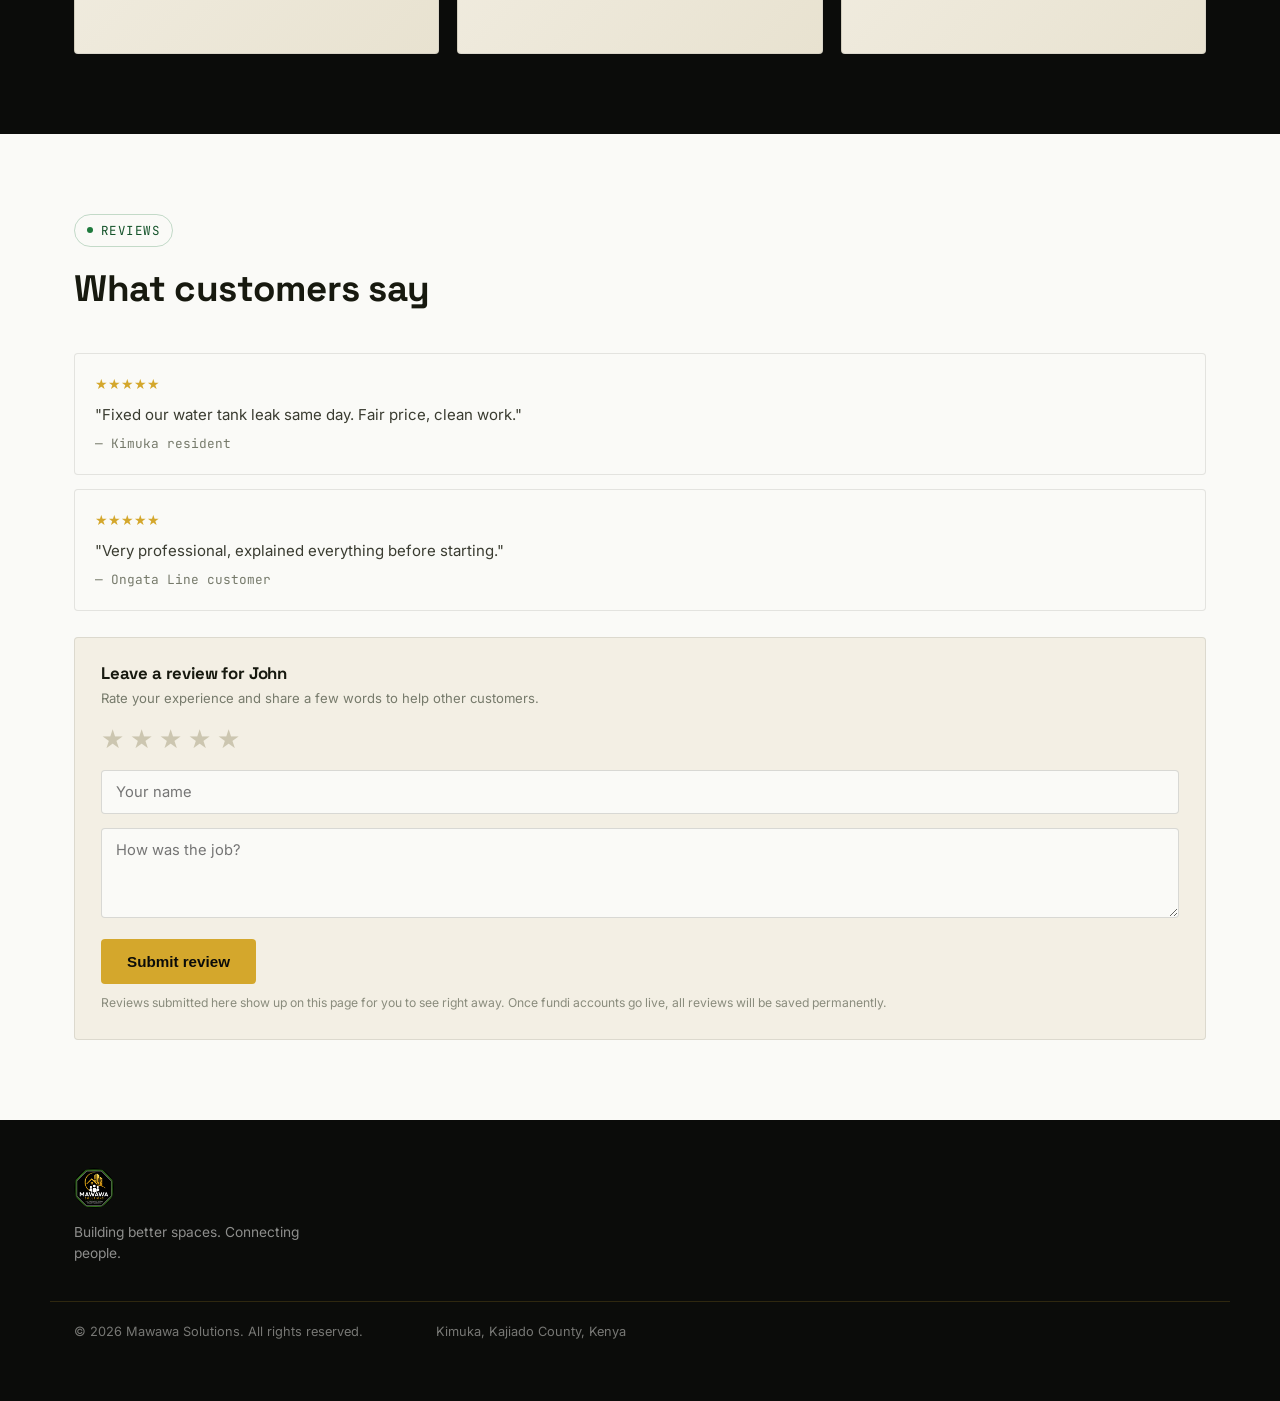
<file: fundis/john-mwangi.html>
<!DOCTYPE html>
<html lang="en">
<head>
<meta charset="UTF-8">
<meta name="viewport" content="width=device-width, initial-scale=1.0">
<title>John Mwangi — Plumber | Mawawa Solutions</title>
<link rel="icon" href="../images/logo.png">
<link rel="preconnect" href="https://fonts.googleapis.com">
<link href="https://fonts.googleapis.com/css2?family=Space+Grotesk:wght@500;700&family=Inter:wght@400;500;600;700&family=JetBrains+Mono:wght@400;600&display=swap" rel="stylesheet">
<link rel="stylesheet" href="../css/style.css">
</head>
<body>

<header class="site-header">
  <div class="wrap">
    <a href="../index.html" class="brand">
      <img src="../images/logo.png" alt="Mawawa Solutions logo">
      <span class="brand-name">MAWAWA <span>SOLUTIONS</span></span>
    </a>
    <nav class="nav-links">
      <a href="../index.html#fundis">Find a Fundi</a>
      <a href="../index.html#materials">Materials</a>
      <a href="../index.html#how">How it works</a>
      <a href="../index.html#join">For Fundis</a>
      <a href="../index.html#contact">Contact</a>
    </nav>
    <a href="https://wa.me/254757716041?text=Hi%2C%20I%27d%20like%20to%20join%20Mawawa%20Solutions%20as%20a%20fundi" target="_blank" rel="noopener" class="nav-cta">Join as a Fundi</a>
  </div>
</header>

<section class="profile-hero">
  <div class="wrap">
    <div class="profile-avatar-lg">JM</div>
    <div>
      <h1>John Mwangi</h1>
      <p class="trade-line">Plumber</p>
      <div class="meta-row">
        <span>📍 Kimuka Centre</span>
        <span class="mono">4.8 ★ (34 reviews)</span>
        <span>✓ Verified fundi</span>
      </div>
    </div>
    <div class="profile-actions">
      <a class="contact" style="padding:12px 22px;" href="tel:+254700000000">Call John</a>
    </div>
  </div>
</section>

<section>
  <div class="wrap">
    <a class="back-link" href="../index.html#fundis">← Back to all fundis</a>
    <div class="section-head">
      <span class="eyebrow">About</span>
      <h2>Reliable plumbing work around Kimuka</h2>
    </div>
    <div class="about-block">
      <p>John has been fixing pipes, installing water tanks, and handling full bathroom plumbing jobs around Kimuka Centre for several years. Known for showing up on time and giving honest quotes before starting any job.</p>
      <p>Specialties: water tank installation, leak repair, borehole connections, bathroom & kitchen plumbing.</p>
    </div>
  </div>
</section>

<section class="blueprint on-dark">
  <div class="wrap">
    <div class="section-head">
      <span class="eyebrow">Previous work</span>
      <h2>Photos from past jobs</h2>
      <p>Placeholder gallery — once fundis can log in, they'll upload real photos of completed jobs here.</p>
    </div>
    <div class="gallery-grid">
      <img src="../images/john-toilet-install.jpg" alt="Toilet and cistern installation by John Mwangi" class="gallery-photo">
      <div class="gallery-item"><span class="ph-icon">🔧</span>Leak repair</div>
      <img src="../images/john-sink-install.jpg" alt="Sink installation by John Mwangi" class="gallery-photo">
      <div class="gallery-item"><span class="ph-icon">🪠</span>Pipe fitting</div>
      <div class="gallery-item"><span class="ph-icon">🏗️</span>Borehole connection</div>
      <div class="gallery-item"><span class="ph-icon">🚽</span>Full bathroom job</div>
    </div>
  </div>
</section>

<section>
  <div class="wrap">
    <div class="section-head">
      <span class="eyebrow">Reviews</span>
      <h2>What customers say</h2>
    </div>
    <div class="review-card">
      <div class="stars">★★★★★</div>
      <p>"Fixed our water tank leak same day. Fair price, clean work."</p>
      <div class="who">— Kimuka resident</div>
    </div>
    <div class="review-card">
      <div class="stars">★★★★★</div>
      <p>"Very professional, explained everything before starting."</p>
      <div class="who">— Ongata Line customer</div>
    </div>

    <div class="review-form">
      <h3>Leave a review for John</h3>
      <p class="hint">Rate your experience and share a few words to help other customers.</p>
      <form id="review-form">
        <div class="star-picker" id="star-picker">
          <button type="button" data-star="1">★</button>
          <button type="button" data-star="2">★</button>
          <button type="button" data-star="3">★</button>
          <button type="button" data-star="4">★</button>
          <button type="button" data-star="5">★</button>
        </div>
        <input type="text" id="reviewer-name" placeholder="Your name" required>
        <textarea id="reviewer-text" placeholder="How was the job?" required></textarea>
        <button type="submit" class="btn-gold">Submit review</button>
      </form>
      <p class="note">Reviews submitted here show up on this page for you to see right away. Once fundi accounts go live, all reviews will be saved permanently.</p>
    </div>
  </div>
</section>

<script>
  const starButtons = document.querySelectorAll('#star-picker button');
  let selectedRating = 0;
  starButtons.forEach(btn => {
    btn.addEventListener('click', () => {
      selectedRating = parseInt(btn.dataset.star);
      starButtons.forEach(b => b.classList.toggle('filled', parseInt(b.dataset.star) <= selectedRating));
    });
  });

  document.getElementById('review-form').addEventListener('submit', (e) => {
    e.preventDefault();
    const name = document.getElementById('reviewer-name').value.trim();
    const text = document.getElementById('reviewer-text').value.trim();
    if (!selectedRating) { alert('Please select a star rating.'); return; }
    if (!name || !text) return;

    const card = document.createElement('div');
    card.className = 'review-card';
    card.innerHTML = `
      <div class="stars">${'★'.repeat(selectedRating)}${'☆'.repeat(5 - selectedRating)}</div>
      <p>"${text.replace(/</g,'&lt;')}"</p>
      <div class="who">— ${name.replace(/</g,'&lt;')}</div>
    `;
    document.querySelector('.review-form').insertAdjacentElement('beforebegin', card);

    e.target.reset();
    selectedRating = 0;
    starButtons.forEach(b => b.classList.remove('filled'));
  });
</script>

<footer>
  <div class="wrap">
    <div class="foot-brand">
      <img src="../images/logo.png" alt="Mawawa Solutions logo">
      <p>Building better spaces. Connecting people.</p>
    </div>
  </div>
  <div class="wrap foot-bottom">
    <span>© 2026 Mawawa Solutions. All rights reserved.</span>
    <span>Kimuka, Kajiado County, Kenya</span>
  </div>
</footer>

</body>
</html>
</file>
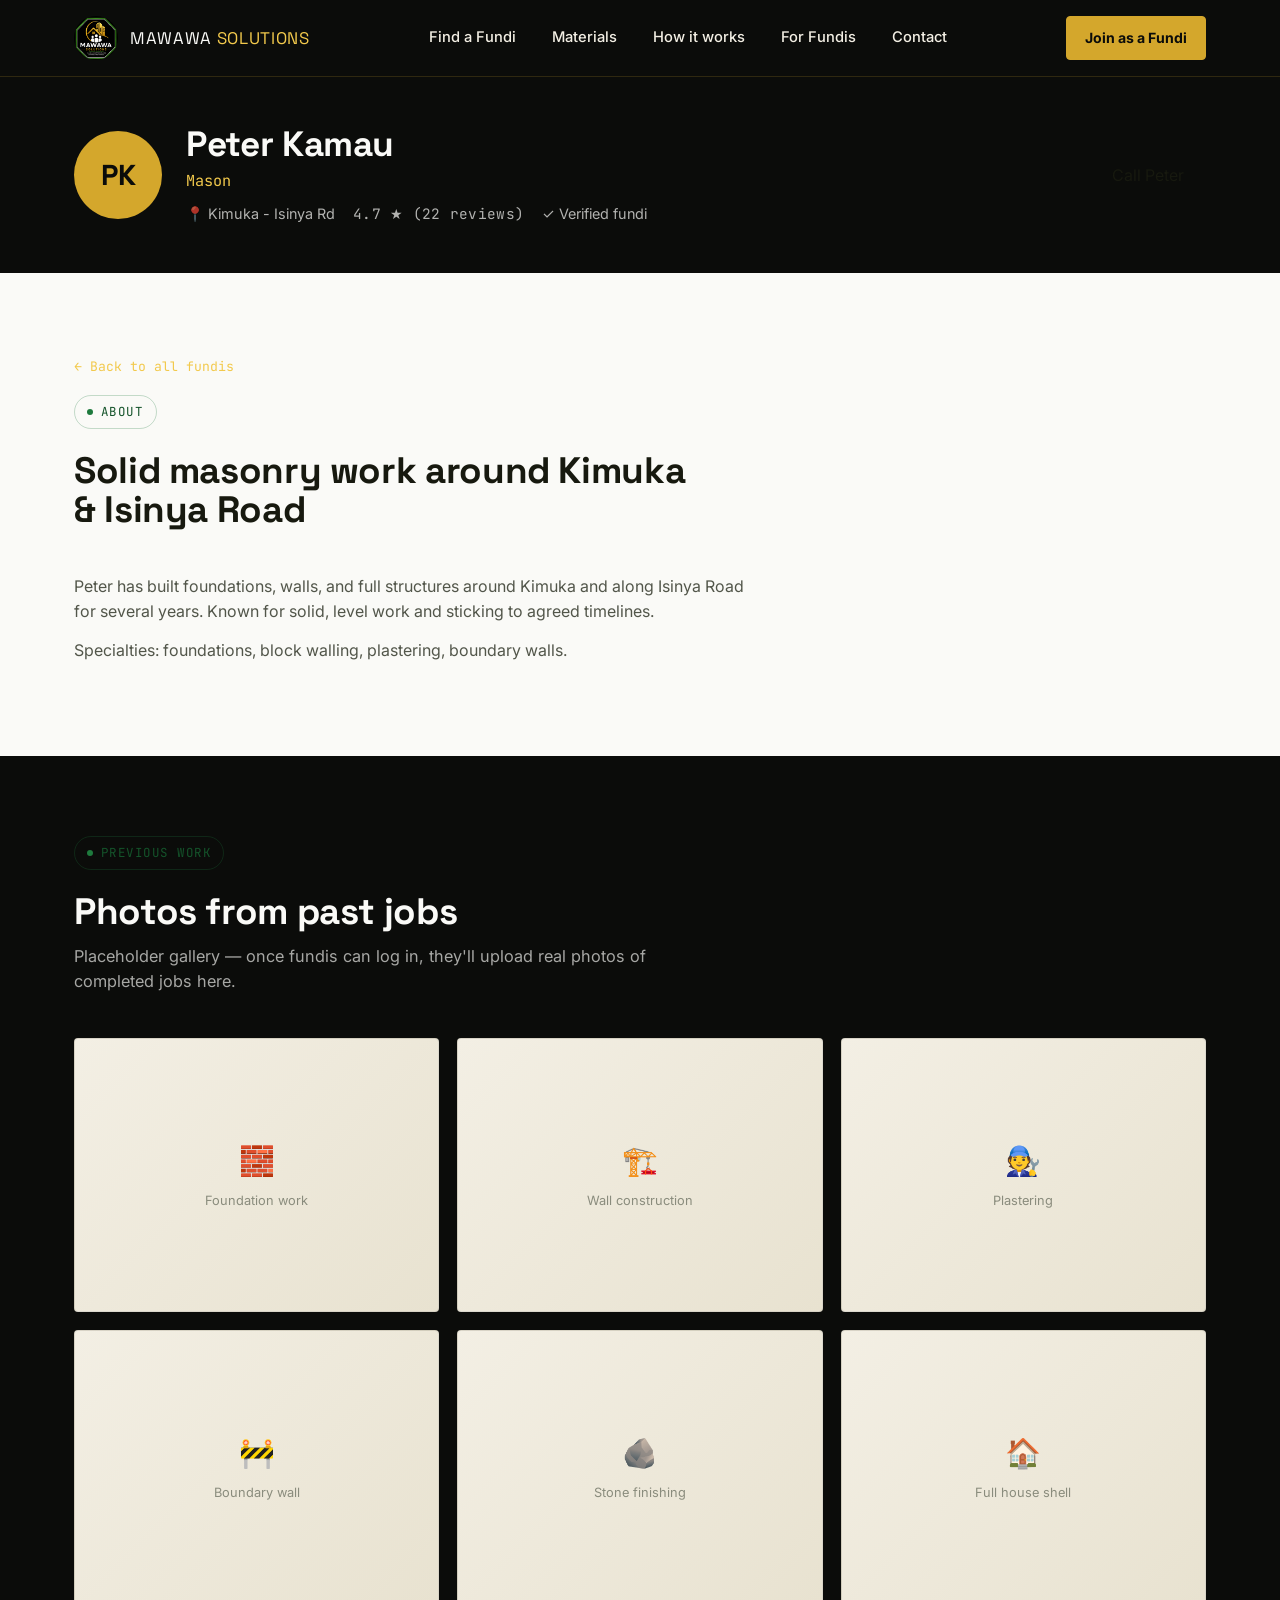
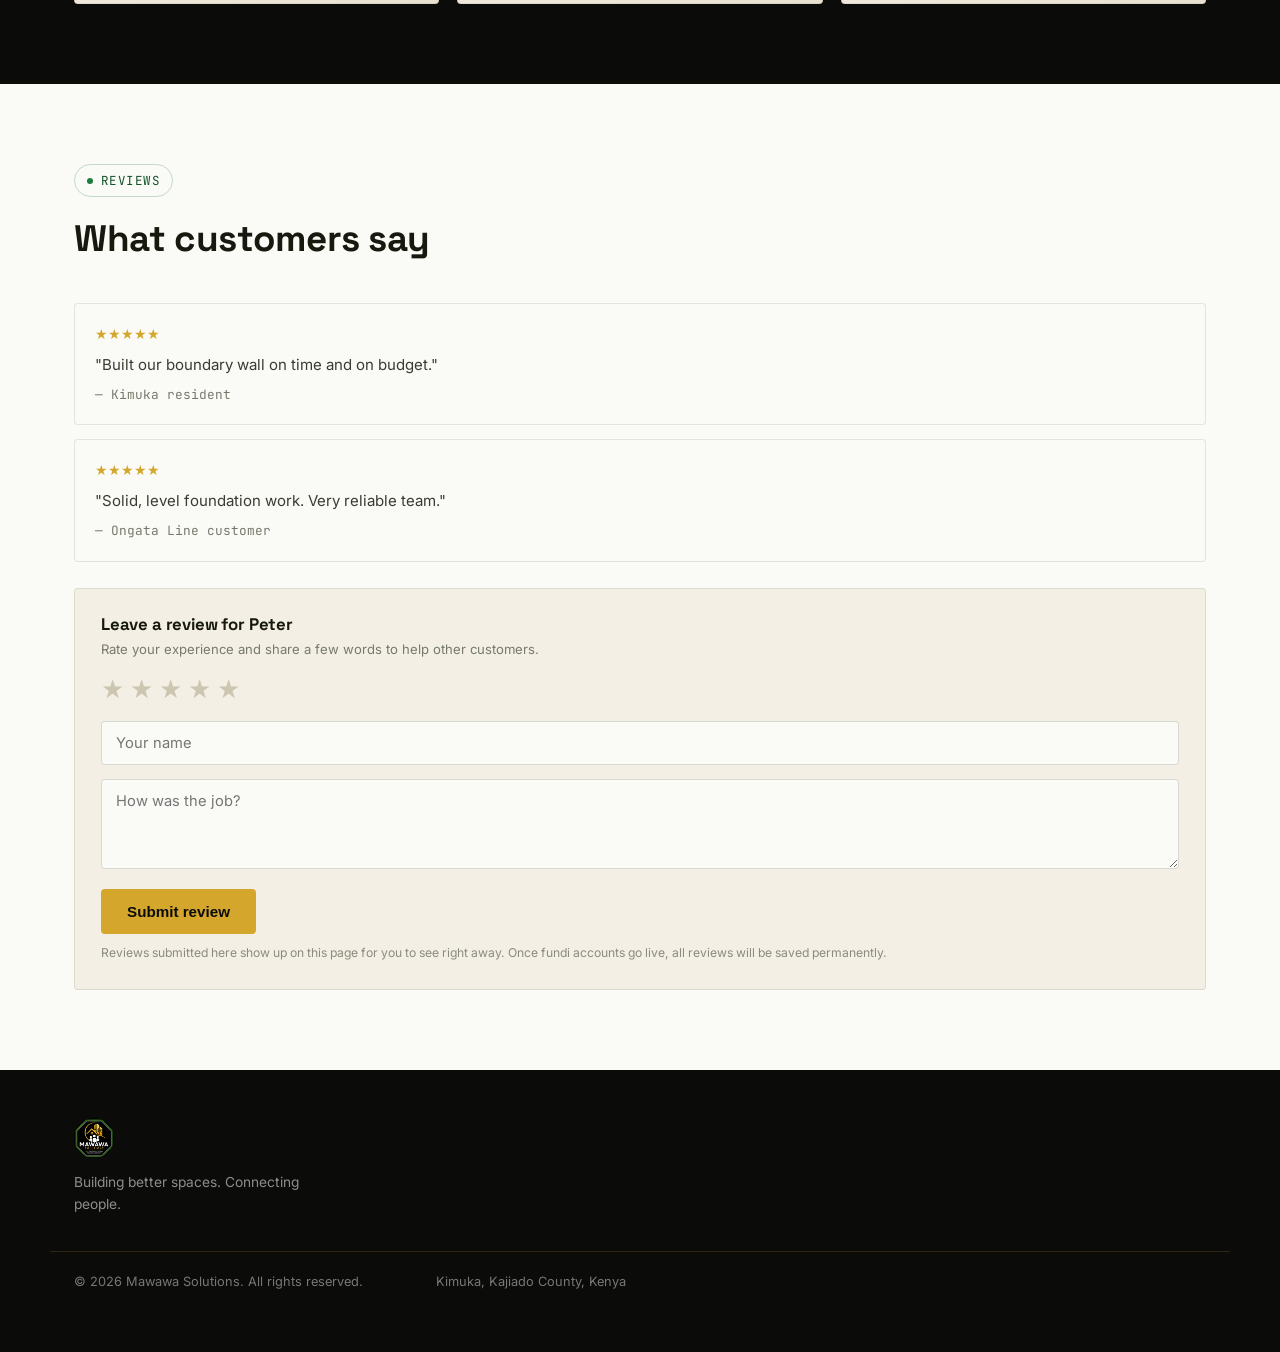
<file: fundis/peter-kamau.html>
<!DOCTYPE html>
<html lang="en">
<head>
<meta charset="UTF-8">
<meta name="viewport" content="width=device-width, initial-scale=1.0">
<title>Peter Kamau — Mason | Mawawa Solutions</title>
<link rel="icon" href="../images/logo.png">
<link rel="preconnect" href="https://fonts.googleapis.com">
<link href="https://fonts.googleapis.com/css2?family=Space+Grotesk:wght@500;700&family=Inter:wght@400;500;600;700&family=JetBrains+Mono:wght@400;600&display=swap" rel="stylesheet">
<link rel="stylesheet" href="../css/style.css">
</head>
<body>

<header class="site-header">
  <div class="wrap">
    <a href="../index.html" class="brand">
      <img src="../images/logo.png" alt="Mawawa Solutions logo">
      <span class="brand-name">MAWAWA <span>SOLUTIONS</span></span>
    </a>
    <nav class="nav-links">
      <a href="../index.html#fundis">Find a Fundi</a>
      <a href="../index.html#materials">Materials</a>
      <a href="../index.html#how">How it works</a>
      <a href="../index.html#join">For Fundis</a>
      <a href="../index.html#contact">Contact</a>
    </nav>
    <a href="https://wa.me/254757716041?text=Hi%2C%20I%27d%20like%20to%20join%20Mawawa%20Solutions%20as%20a%20fundi" target="_blank" rel="noopener" class="nav-cta">Join as a Fundi</a>
  </div>
</header>

<section class="profile-hero">
  <div class="wrap">
    <div class="profile-avatar-lg">PK</div>
    <div>
      <h1>Peter Kamau</h1>
      <p class="trade-line">Mason</p>
      <div class="meta-row">
        <span>📍 Kimuka - Isinya Rd</span>
        <span class="mono">4.7 ★ (22 reviews)</span>
        <span>✓ Verified fundi</span>
      </div>
    </div>
    <div class="profile-actions">
      <a class="contact" style="padding:12px 22px;" href="tel:+254700000000">Call Peter</a>
    </div>
  </div>
</section>

<section>
  <div class="wrap">
    <a class="back-link" href="../index.html#fundis">← Back to all fundis</a>
    <div class="section-head">
      <span class="eyebrow">About</span>
      <h2>Solid masonry work around Kimuka & Isinya Road</h2>
    </div>
    <div class="about-block">
      <p>Peter has built foundations, walls, and full structures around Kimuka and along Isinya Road for several years. Known for solid, level work and sticking to agreed timelines.</p>
      <p>Specialties: foundations, block walling, plastering, boundary walls.</p>
    </div>
  </div>
</section>

<section class="blueprint on-dark">
  <div class="wrap">
    <div class="section-head">
      <span class="eyebrow">Previous work</span>
      <h2>Photos from past jobs</h2>
      <p>Placeholder gallery — once fundis can log in, they'll upload real photos of completed jobs here.</p>
    </div>
    <div class="gallery-grid">
      <div class="gallery-item"><span class="ph-icon">🧱</span>Foundation work</div>
      <div class="gallery-item"><span class="ph-icon">🏗️</span>Wall construction</div>
      <div class="gallery-item"><span class="ph-icon">🧑‍🔧</span>Plastering</div>
      <div class="gallery-item"><span class="ph-icon">🚧</span>Boundary wall</div>
      <div class="gallery-item"><span class="ph-icon">🪨</span>Stone finishing</div>
      <div class="gallery-item"><span class="ph-icon">🏠</span>Full house shell</div>
    </div>
  </div>
</section>

<section>
  <div class="wrap">
    <div class="section-head">
      <span class="eyebrow">Reviews</span>
      <h2>What customers say</h2>
    </div>
    <div class="review-card">
      <div class="stars">★★★★★</div>
      <p>"Built our boundary wall on time and on budget."</p>
      <div class="who">— Kimuka resident</div>
    </div>
    <div class="review-card">
      <div class="stars">★★★★★</div>
      <p>"Solid, level foundation work. Very reliable team."</p>
      <div class="who">— Ongata Line customer</div>
    </div>

    <div class="review-form">
      <h3>Leave a review for Peter</h3>
      <p class="hint">Rate your experience and share a few words to help other customers.</p>
      <form id="review-form">
        <div class="star-picker" id="star-picker">
          <button type="button" data-star="1">★</button>
          <button type="button" data-star="2">★</button>
          <button type="button" data-star="3">★</button>
          <button type="button" data-star="4">★</button>
          <button type="button" data-star="5">★</button>
        </div>
        <input type="text" id="reviewer-name" placeholder="Your name" required>
        <textarea id="reviewer-text" placeholder="How was the job?" required></textarea>
        <button type="submit" class="btn-gold">Submit review</button>
      </form>
      <p class="note">Reviews submitted here show up on this page for you to see right away. Once fundi accounts go live, all reviews will be saved permanently.</p>
    </div>
  </div>
</section>

<script>
  const starButtons = document.querySelectorAll('#star-picker button');
  let selectedRating = 0;
  starButtons.forEach(btn => {
    btn.addEventListener('click', () => {
      selectedRating = parseInt(btn.dataset.star);
      starButtons.forEach(b => b.classList.toggle('filled', parseInt(b.dataset.star) <= selectedRating));
    });
  });

  document.getElementById('review-form').addEventListener('submit', (e) => {
    e.preventDefault();
    const name = document.getElementById('reviewer-name').value.trim();
    const text = document.getElementById('reviewer-text').value.trim();
    if (!selectedRating) { alert('Please select a star rating.'); return; }
    if (!name || !text) return;

    const card = document.createElement('div');
    card.className = 'review-card';
    card.innerHTML = `
      <div class="stars">${'★'.repeat(selectedRating)}${'☆'.repeat(5 - selectedRating)}</div>
      <p>"${text.replace(/</g,'&lt;')}"</p>
      <div class="who">— ${name.replace(/</g,'&lt;')}</div>
    `;
    document.querySelector('.review-form').insertAdjacentElement('beforebegin', card);

    e.target.reset();
    selectedRating = 0;
    starButtons.forEach(b => b.classList.remove('filled'));
  });
</script>

<footer>
  <div class="wrap">
    <div class="foot-brand">
      <img src="../images/logo.png" alt="Mawawa Solutions logo">
      <p>Building better spaces. Connecting people.</p>
    </div>
  </div>
  <div class="wrap foot-bottom">
    <span>© 2026 Mawawa Solutions. All rights reserved.</span>
    <span>Kimuka, Kajiado County, Kenya</span>
  </div>
</footer>

</body>
</html>
</file>
<file: css/style.css>
/* =========================================================
   MAWAWA SOLUTIONS — Design Tokens
   Black / Gold / Green / White, blueprint-and-skyline motif
   ========================================================= */
:root{
  --black: #0B0C0A;
  --charcoal: #17190F;
  --charcoal-2: #1F2216;
  --gold: #D4A72C;
  --gold-light: #F2C94C;
  --green: #1E7A3D;
  --green-dark: #14532A;
  --white: #FAFAF7;
  --cream: #F3EFE4;
  --ink: #17190F;
  --line: rgba(212,167,44,0.18);

  --font-display: "Space Grotesk", sans-serif;
  --font-body: "Inter", sans-serif;
  --font-mono: "JetBrains Mono", monospace;

  --radius: 4px;
  --container: 1180px;
}

*,*::before,*::after{ box-sizing: border-box; }
html{ scroll-behavior: smooth; }
body{
  margin:0;
  background: var(--white);
  color: var(--ink);
  font-family: var(--font-body);
  line-height: 1.55;
  -webkit-font-smoothing: antialiased;
}
img{ max-width:100%; display:block; }
a{ color:inherit; text-decoration:none; }
ul{ margin:0; padding:0; list-style:none; }
h1,h2,h3,h4{ font-family: var(--font-display); margin:0; line-height:1.08; letter-spacing:-0.01em; }
p{ margin:0; }
.wrap{ max-width: var(--container); margin:0 auto; padding:0 24px; }
.mono{ font-family: var(--font-mono); letter-spacing: 0.02em; }

/* Focus visibility */
a:focus-visible, button:focus-visible, input:focus-visible, select:focus-visible{
  outline: 2px solid var(--gold-light);
  outline-offset: 3px;
}

/* Blueprint grid texture, used behind dark hero/sections */
.blueprint{
  background-color: var(--black);
}

/* Skyline divider echoing the logo mark */
.skyline{
  height: 46px;
  background: var(--black);
  -webkit-mask: url('data:image/svg+xml;utf8,<svg xmlns="http://www.w3.org/2000/svg" viewBox="0 0 1200 100" preserveAspectRatio="none"><path d="M0,100 L0,60 L40,60 L40,30 L80,30 L80,60 L120,60 L120,10 L150,10 L150,45 L190,45 L190,60 L230,60 L230,20 L260,20 L260,60 L310,60 L310,40 L340,40 L340,60 L390,60 L390,15 L420,15 L420,60 L470,60 L470,35 L500,35 L500,60 L560,60 L560,5 L595,5 L595,60 L650,60 L650,30 L680,30 L680,60 L730,60 L730,20 L765,20 L765,60 L820,60 L820,45 L850,45 L850,60 L900,60 L900,10 L935,10 L935,60 L990,60 L990,35 L1020,35 L1020,60 L1080,60 L1080,25 L1110,25 L1110,60 L1200,60 L1200,100 Z"/></svg>') center/cover no-repeat;
  mask: url('data:image/svg+xml;utf8,<svg xmlns="http://www.w3.org/2000/svg" viewBox="0 0 1200 100" preserveAspectRatio="none"><path d="M0,100 L0,60 L40,60 L40,30 L80,30 L80,60 L120,60 L120,10 L150,10 L150,45 L190,45 L190,60 L230,60 L230,20 L260,20 L260,60 L310,60 L310,40 L340,40 L340,60 L390,60 L390,15 L420,15 L420,60 L470,60 L470,35 L500,35 L500,60 L560,60 L560,5 L595,5 L595,60 L650,60 L650,30 L680,30 L680,60 L730,60 L730,20 L765,20 L765,60 L820,60 L820,45 L850,45 L850,60 L900,60 L900,10 L935,10 L935,60 L990,60 L990,35 L1020,35 L1020,60 L1080,60 L1080,25 L1110,25 L1110,60 L1200,60 L1200,100 Z"/></svg>') center/cover no-repeat;
}
.skyline.flip{ transform: rotate(180deg); }

/* =============== HEADER =============== */
.site-header{
  position: sticky; top:0; z-index: 50;
  background: var(--black);
  border-bottom: 1px solid var(--line);
}
.site-header .wrap{
  display:flex; align-items:center; justify-content:space-between;
  height: 76px;
}
.brand{ display:flex; align-items:center; gap:12px; }
.brand img{ height:44px; width:44px; border-radius:50%; }
.brand-name{ color: var(--white); font-family: var(--font-display); font-size:1.05rem; letter-spacing:0.04em; }
.brand-name span{ color: var(--gold-light); }
.nav-links{ display:flex; gap:32px; }
.nav-links a{
  color: var(--cream); font-size:0.92rem; font-weight:500;
  padding: 6px 2px; border-bottom: 2px solid transparent;
  transition: border-color .15s ease, color .15s ease;
}
.nav-links a:hover{ color: var(--gold-light); border-color: var(--gold); }
.nav-cta{
  display:inline-flex; align-items:center; gap:8px;
  background: var(--gold); color: var(--black); font-weight:700;
  padding: 10px 18px; border-radius: var(--radius); font-size:0.88rem;
  border:1px solid var(--gold);
  transition: background .15s ease, transform .15s ease;
}
.nav-cta:hover{ background: var(--gold-light); transform: translateY(-1px); }
.nav-toggle{ display:none; }

/* =============== HERO =============== */
.hero{ padding: 76px 0 64px; position:relative; overflow:hidden; }
.hero .wrap{ display:grid; grid-template-columns: 1.1fr 0.9fr; gap: 56px; align-items:center; }
.eyebrow{
  display:inline-flex; align-items:center; gap:8px;
  color: var(--gold-light); font-family: var(--font-mono);
  font-size: 0.78rem; letter-spacing: 0.12em; text-transform:uppercase;
  border:1px solid var(--line); padding:6px 12px; border-radius: 20px;
  margin-bottom: 22px;
}
.eyebrow::before{ content:""; width:6px; height:6px; background:var(--green); border-radius:50%; }
.hero h1{ color: var(--white); font-size: clamp(2.1rem, 4vw, 3.1rem); margin-bottom:20px; }
.hero h1 em{ font-style:normal; color: var(--gold-light); }
.hero p.lead{ color: rgba(250,250,247,0.72); font-size:1.08rem; max-width: 480px; margin-bottom: 32px; }

/* Toggle: Find a Fundi / Buy Materials */
.finder{
  background: var(--charcoal); border:1px solid var(--line); border-radius: var(--radius);
  padding: 6px; display:inline-flex; margin-bottom:18px;
}
.finder button{
  font-family: var(--font-mono); font-size:0.82rem; letter-spacing:0.03em;
  background: transparent; border:none; color: rgba(250,250,247,0.6);
  padding: 10px 18px; border-radius: 3px; cursor:pointer;
  transition: background .15s ease, color .15s ease;
}
.finder button.active{ background: var(--gold); color: var(--black); font-weight:700; }

.search-box{
  display:flex; background: var(--white); border-radius: var(--radius); overflow:hidden;
  border: 1px solid var(--line);
}
.search-box input{
  flex:1; border:none; padding:16px 18px; font-family: var(--font-body); font-size:0.96rem; outline:none;
}
.search-box button{
  background: var(--green); color: var(--white); border:none; padding: 0 24px;
  font-weight:700; font-size:0.9rem; cursor:pointer; transition: background .15s ease;
}
.search-box button:hover{ background: var(--green-dark); }

.hero-stats{ display:flex; gap:28px; margin-top:34px; }
.hero-stats div{ color: var(--white); }
.hero-stats strong{ display:block; font-family: var(--font-display); font-size:1.5rem; color: var(--gold-light); }
.hero-stats span{ font-size:0.78rem; color: rgba(250,250,247,0.6); }

.hero-art{
  border:1px solid var(--line); border-radius: var(--radius); padding: 28px;
  background: var(--charcoal);
  display:flex; align-items:center; justify-content:center;
}
.hero-art img{ width: 220px; }

/* =============== SECTION SHELL =============== */
section{ padding: 80px 0; }
.section-head{ max-width: 620px; margin-bottom: 44px; }
.section-head .eyebrow{ color: var(--green-dark); border-color: rgba(30,122,61,0.25); }
.section-head .eyebrow::before{ background: var(--green); }
.section-head h2{ font-size: clamp(1.7rem, 3vw, 2.3rem); margin-bottom: 12px; }
.section-head p{ color: #52564A; font-size:1.02rem; }
.on-dark .section-head h2{ color: var(--white); }
.on-dark .section-head p{ color: rgba(250,250,247,0.65); }

/* =============== HOW IT WORKS =============== */
.steps{ display:grid; grid-template-columns: repeat(3,1fr); gap:24px; }
.step{
  background: var(--cream); border:1px solid rgba(23,25,15,0.08); border-radius: var(--radius);
  padding: 28px; position:relative;
}
.step .num{
  font-family: var(--font-mono); color: var(--gold); font-size:0.8rem;
  border:1px solid var(--gold); display:inline-block; padding:2px 8px; border-radius:20px; margin-bottom:16px;
}
.step h3{ font-size:1.1rem; margin-bottom:10px; }
.step p{ color:#52564A; font-size:0.94rem; }

/* =============== TRADE BADGES =============== */
.trades{ display:flex; flex-wrap:wrap; gap:14px; }
.trade-badge{
  display:flex; align-items:center; gap:10px;
  background: var(--black); color: var(--white); border-radius: var(--radius);
  padding: 14px 20px; border:1px solid var(--line); flex: 1 1 200px;
  transition: border-color .15s ease, transform .15s ease;
}
.trade-badge:hover{ border-color: var(--gold); transform: translateY(-2px); }
.trade-badge .dot{ width:8px; height:8px; border-radius:50%; background: var(--gold); flex-shrink:0; }
.trade-badge span.name{ font-weight:600; font-size:0.95rem; }
.trade-badge span.count{ font-family: var(--font-mono); font-size:0.72rem; color: rgba(250,250,247,0.5); display:block; }

/* =============== FUNDI CARDS =============== */
.grid-3{ display:grid; grid-template-columns: repeat(3,1fr); gap:24px; }
.fundi-card{
  border:1px solid rgba(23,25,15,0.1); border-radius: var(--radius); overflow:hidden;
  background: var(--white); transition: box-shadow .15s ease, transform .15s ease;
}
.fundi-card:hover{ box-shadow: 0 10px 28px rgba(23,25,15,0.1); transform: translateY(-3px); }
.fundi-top{
  background: var(--charcoal); padding:20px; display:flex; gap:14px; align-items:center;
  cursor: pointer; transition: background .15s ease;
}
.fundi-top:hover{ background: var(--charcoal-2); }
.fundi-avatar{
  width:52px; height:52px; border-radius:50%; background: var(--gold);
  display:flex; align-items:center; justify-content:center; font-family: var(--font-display);
  color: var(--black); font-weight:700; font-size:1.1rem; flex-shrink:0;
}
.fundi-top h3{ color: var(--white); font-size:1rem; }
.fundi-top .trade{ color: var(--gold-light); font-size:0.8rem; font-family: var(--font-mono); }
.fundi-body{ padding:20px; }
.fundi-body .meta{ display:flex; justify-content:space-between; font-size:0.85rem; color:#52564A; margin-bottom:14px; }
.badge-verified{
  display:inline-flex; align-items:center; gap:5px; background: rgba(30,122,61,0.1); color: var(--green-dark);
  font-size:0.72rem; font-weight:700; padding:4px 9px; border-radius:20px; margin-bottom:14px;
}
.badge-verified::before{ content:"✓"; }
.fundi-body a.contact{
  display:block; text-align:center; background: var(--green); color:var(--white);
  padding:11px; border-radius: var(--radius); font-weight:700; font-size:0.88rem;
}
.fundi-body a.contact:hover{ background: var(--green-dark); }

/* =============== MATERIALS =============== */
.materials-grid{ display:grid; grid-template-columns: repeat(4,1fr); gap:20px; }
.material-card{
  border:1px solid rgba(23,25,15,0.1); border-radius: var(--radius); padding:20px;
  background: var(--white);
}
.material-card .icon{
  width:44px; height:44px; border-radius:8px; background: var(--cream);
  display:flex; align-items:center; justify-content:center; margin-bottom:14px; font-size:1.3rem;
}
.material-photo{
  width:100%; height:130px; object-fit:cover; border-radius: var(--radius); margin-bottom:14px;
}
.material-card h3{ font-size:0.98rem; margin-bottom:6px; }
.material-card .seller{ font-size:0.78rem; color:#767a6b; margin-bottom:10px; }
.material-card .price{ font-family: var(--font-mono); color: var(--green-dark); font-weight:700; font-size:1.02rem; }
.material-card .stock{ font-size:0.72rem; color: var(--gold); font-family: var(--font-mono); margin-top:4px; }
.material-card .buy-btn{
  display:block; text-align:center; background: var(--green); color: var(--white);
  padding:10px; border-radius: var(--radius); font-weight:700; font-size:0.85rem;
  margin-top:16px; transition: background .15s ease;
}
.material-card .buy-btn:hover{ background: var(--green-dark); }

/* =============== SUBSCRIBE / JOIN =============== */
.join{ background: var(--green-dark); position:relative; }
.join .wrap{ display:grid; grid-template-columns: 1fr 1fr; gap:56px; align-items:center; }
.join h2{ color: var(--white); font-size: clamp(1.7rem,3vw,2.2rem); margin-bottom:16px; }
.join p{ color: rgba(250,250,247,0.78); margin-bottom:26px; }
.plan-list{ display:flex; flex-direction:column; gap:10px; margin-bottom:28px; }
.plan-list li{ display:flex; gap:10px; color: var(--white); font-size:0.94rem; align-items:flex-start; }
.plan-list li::before{ content:"—"; color: var(--gold-light); flex-shrink:0; }
.btn-gold{
  display:inline-flex; background: var(--gold); color: var(--black); font-weight:700;
  padding: 14px 26px; border-radius: var(--radius); font-size:0.95rem; border:none; cursor:pointer;
  transition: background .15s ease, transform .15s ease;
}
.btn-gold:hover{ background: var(--gold-light); transform: translateY(-1px); }
.plan-card{
  background: var(--black); border:1px solid rgba(212,167,44,0.3); border-radius: var(--radius);
  padding: 32px;
}
.plan-card .price-row{ display:flex; align-items:baseline; gap:8px; margin-bottom:6px; }
.plan-card .price-row strong{ font-family: var(--font-display); font-size:2.1rem; color: var(--gold-light); }
.plan-card .price-row span{ color: rgba(250,250,247,0.55); font-size:0.85rem; }
.plan-card .tag{ color: var(--cream); font-size:0.85rem; margin-bottom:22px; display:block; }
.plan-card ul{ display:flex; flex-direction:column; gap:12px; margin-bottom:26px; }
.plan-card ul li{ color: var(--white); font-size:0.9rem; display:flex; gap:10px; }
.plan-card ul li::before{ content:"✓"; color: var(--green); font-weight:700; }

/* =============== TESTIMONIAL / TRUST =============== */
.trust-strip{ background: var(--cream); }
.trust-strip .wrap{ display:grid; grid-template-columns: repeat(4,1fr); gap:24px; text-align:center; }
.trust-strip strong{ display:block; font-family:var(--font-display); font-size:2rem; color: var(--green-dark); }
.trust-strip span{ font-size:0.82rem; color:#52564A; }

/* =============== CONTACT =============== */
.contact .wrap{ display:grid; grid-template-columns: 1fr 1fr; gap:56px; }
.contact-form{ display:flex; flex-direction:column; gap:14px; }
.contact-form input, .contact-form select, .contact-form textarea{
  padding:13px 14px; border:1px solid rgba(23,25,15,0.15); border-radius: var(--radius);
  font-family: var(--font-body); font-size:0.94rem; background: var(--white); color: var(--ink);
}
.contact-form textarea{ resize:vertical; min-height:110px; }
.contact-info{ display:flex; flex-direction:column; gap:22px; }
.contact-info .item{ display:flex; gap:14px; }
.contact-info .item .ic{
  width:40px; height:40px; border-radius:50%; background: var(--black); color: var(--gold-light);
  display:flex; align-items:center; justify-content:center; flex-shrink:0; font-size:1rem;
}
.contact-info h4{ font-size:0.98rem; margin-bottom:3px; }
.contact-info p{ color:#52564A; font-size:0.9rem; }

/* =============== FUNDI PROFILE PAGE =============== */
.profile-hero{ background: var(--black); padding: 48px 0; }
.profile-hero .wrap{ display:flex; align-items:center; gap:24px; flex-wrap:wrap; }
.profile-avatar-lg{
  width:88px; height:88px; border-radius:50%; background: var(--gold);
  display:flex; align-items:center; justify-content:center; font-family: var(--font-display);
  color: var(--black); font-weight:700; font-size:1.8rem; flex-shrink:0;
}
.profile-hero h1{ color: var(--white); font-size: clamp(1.6rem,3vw,2.2rem); margin-bottom:6px; }
.profile-hero .trade-line{ color: var(--gold-light); font-family: var(--font-mono); font-size:0.95rem; margin-bottom:10px; }
.profile-hero .meta-row{ display:flex; gap:18px; flex-wrap:wrap; color: rgba(250,250,247,0.7); font-size:0.9rem; }
.profile-actions{ margin-left:auto; display:flex; gap:12px; flex-wrap:wrap; }
.back-link{ display:inline-block; color: var(--gold-light); font-family: var(--font-mono); font-size:0.82rem; margin-bottom:18px; }
.back-link:hover{ text-decoration:underline; }

.gallery-grid{ display:grid; grid-template-columns: repeat(3,1fr); gap:18px; }
.gallery-item{
  aspect-ratio: 4/3; border-radius: var(--radius); border:1px solid rgba(23,25,15,0.1);
  background: linear-gradient(135deg, var(--cream), #E8E2D0);
  display:flex; flex-direction:column; align-items:center; justify-content:center; gap:8px;
  color:#8a8c7d; font-size:0.8rem;
}
.gallery-item .ph-icon{ font-size:1.8rem; }
.gallery-grid img.gallery-photo{
  aspect-ratio: 4/3; border-radius: var(--radius); border:1px solid rgba(23,25,15,0.1);
  width:100%; height:100%; object-fit:cover;
}

.about-block{ max-width:680px; }
.about-block p{ color:#52564A; font-size:1rem; margin-bottom:14px; }

.review-card{
  border:1px solid rgba(23,25,15,0.1); border-radius: var(--radius); padding:20px; background: var(--white);
  margin-bottom:14px;
}
.review-card .stars{ color: var(--gold); font-family: var(--font-mono); font-size:0.85rem; margin-bottom:8px; }
.review-card p{ color:#3a3c31; font-size:0.94rem; margin-bottom:8px; }
.review-card .who{ color:#767a6b; font-size:0.8rem; font-family: var(--font-mono); }

.review-form{
  border:1px solid rgba(23,25,15,0.1); border-radius: var(--radius); padding:26px;
  background: var(--cream); margin-top:26px;
}
.review-form h3{ font-size:1.05rem; margin-bottom:6px; }
.review-form .hint{ color:#767a6b; font-size:0.82rem; margin-bottom:18px; }
.star-picker{ display:flex; gap:6px; margin-bottom:18px; }
.star-picker button{
  background:none; border:none; font-size:1.6rem; cursor:pointer; color:#ccc6b0;
  padding:0; line-height:1; transition: color .1s ease, transform .1s ease;
}
.star-picker button.filled{ color: var(--gold); }
.star-picker button:hover{ transform: scale(1.12); }
.review-form input, .review-form textarea{
  width:100%; padding:12px 14px; border:1px solid rgba(23,25,15,0.15); border-radius: var(--radius);
  font-family: var(--font-body); font-size:0.92rem; background: var(--white); color: var(--ink);
  margin-bottom:14px; box-sizing:border-box;
}
.review-form textarea{ resize:vertical; min-height:90px; }
.review-form .note{ font-size:0.76rem; color:#8a8c7d; margin-top:10px; }

/* =============== FOOTER =============== */
footer{ background: var(--black); padding: 48px 0 24px; }
footer .wrap{ display:grid; grid-template-columns: 1.4fr 1fr 1fr 1fr; gap:32px; margin-bottom:36px; }
.foot-brand img{ height:40px; margin-bottom:14px; border-radius: 50%; }
.foot-brand p{ color: rgba(250,250,247,0.55); font-size:0.86rem; max-width:260px; }
footer h5{ color: var(--gold-light); font-size:0.82rem; letter-spacing:0.06em; text-transform:uppercase; margin-bottom:16px; font-family: var(--font-mono); }
footer ul{ display:flex; flex-direction:column; gap:10px; }
footer a{ color: rgba(250,250,247,0.65); font-size:0.9rem; }
footer a:hover{ color: var(--gold-light); }
.foot-bottom{
  border-top:1px solid var(--line); padding-top:20px; display:flex; justify-content:space-between;
  color: rgba(250,250,247,0.45); font-size:0.8rem; flex-wrap:wrap; gap:10px;
}

/* =============== RESPONSIVE =============== */
@media (max-width: 900px){
  .nav-links{ display:none; }
  .hero .wrap{ grid-template-columns:1fr; }
  .hero-art{ order:-1; }
  .steps, .grid-3{ grid-template-columns:1fr; }
  .materials-grid{ grid-template-columns: repeat(2,1fr); }
  .join .wrap{ grid-template-columns:1fr; }
  .trust-strip .wrap{ grid-template-columns: repeat(2,1fr); gap:32px; }
  .contact .wrap{ grid-template-columns:1fr; }
  footer .wrap{ grid-template-columns: 1fr 1fr; }
}
@media (max-width: 520px){
  .materials-grid{ grid-template-columns: 1fr; }
  .hero-stats{ flex-wrap:wrap; gap:20px; }
  footer .wrap{ grid-template-columns: 1fr; }
}

@media (prefers-reduced-motion: reduce){
  *{ transition: none !important; scroll-behavior:auto !important; }
}
</file>
